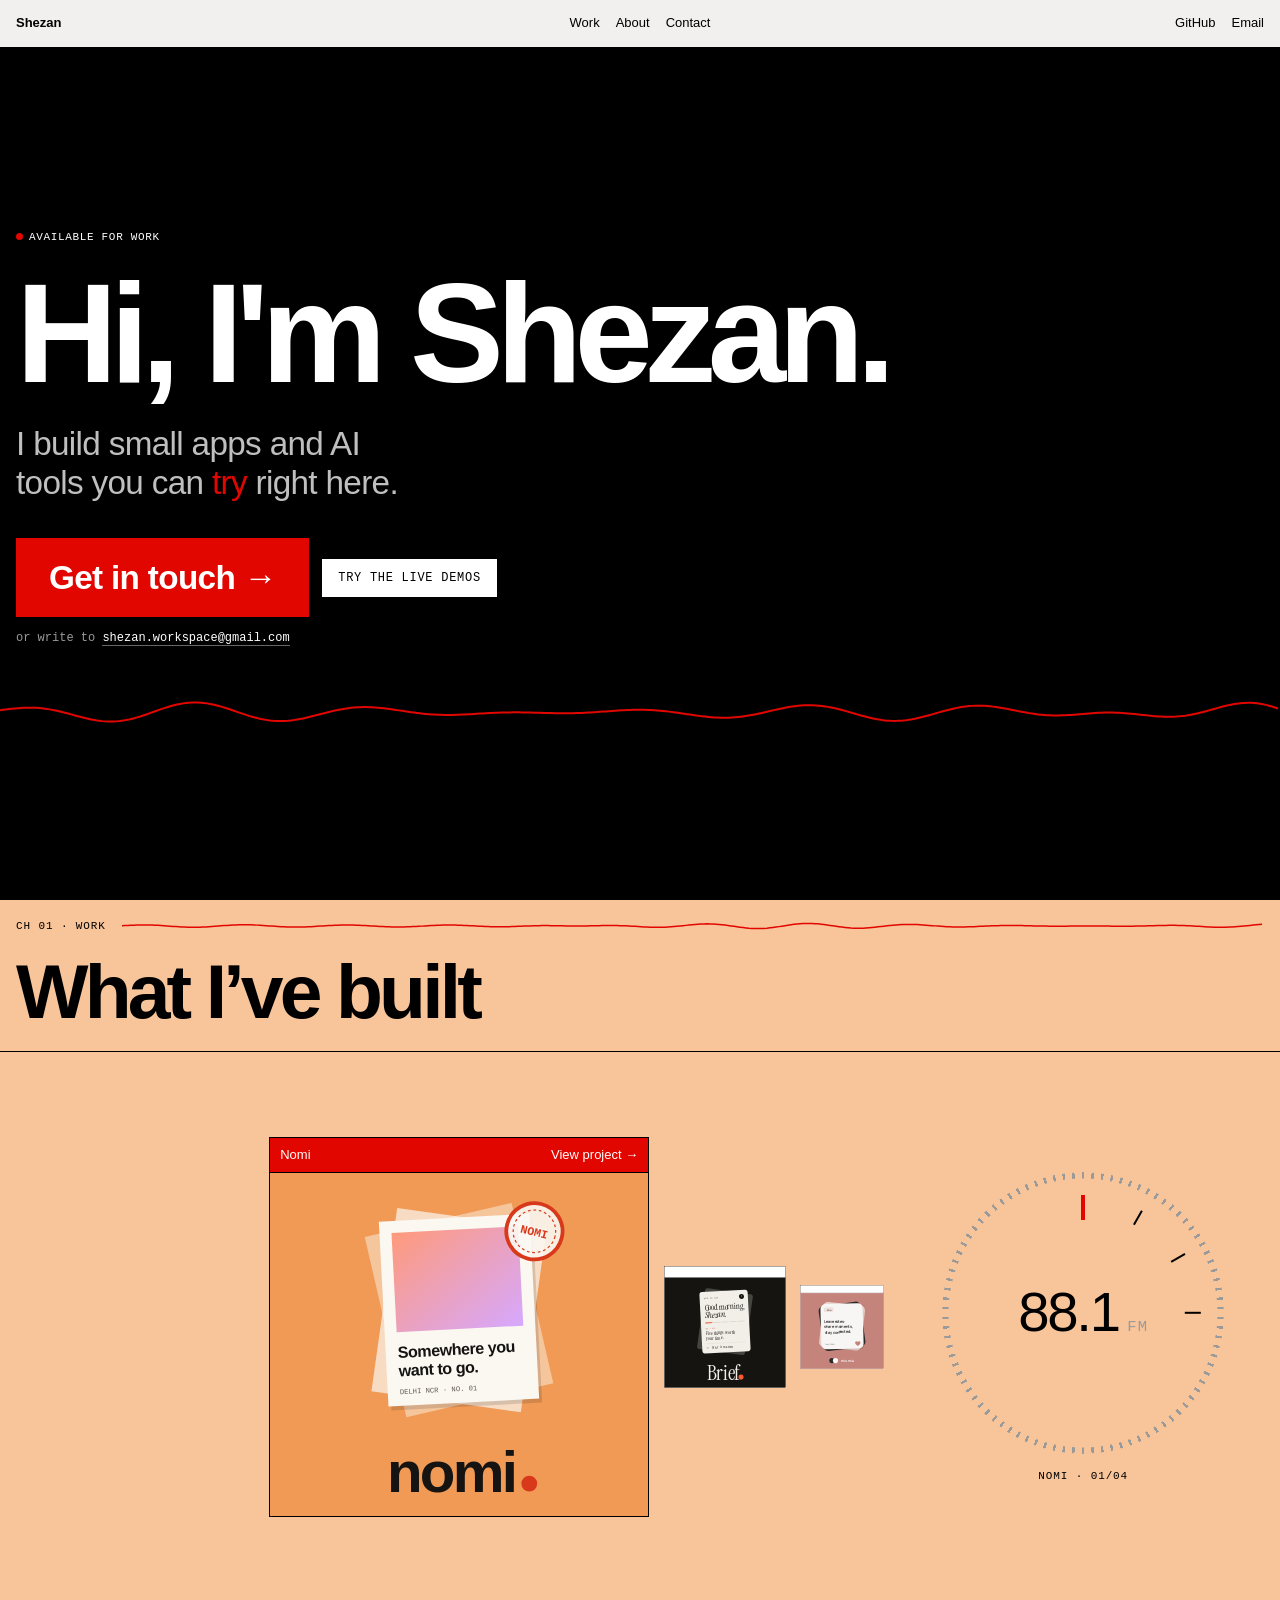
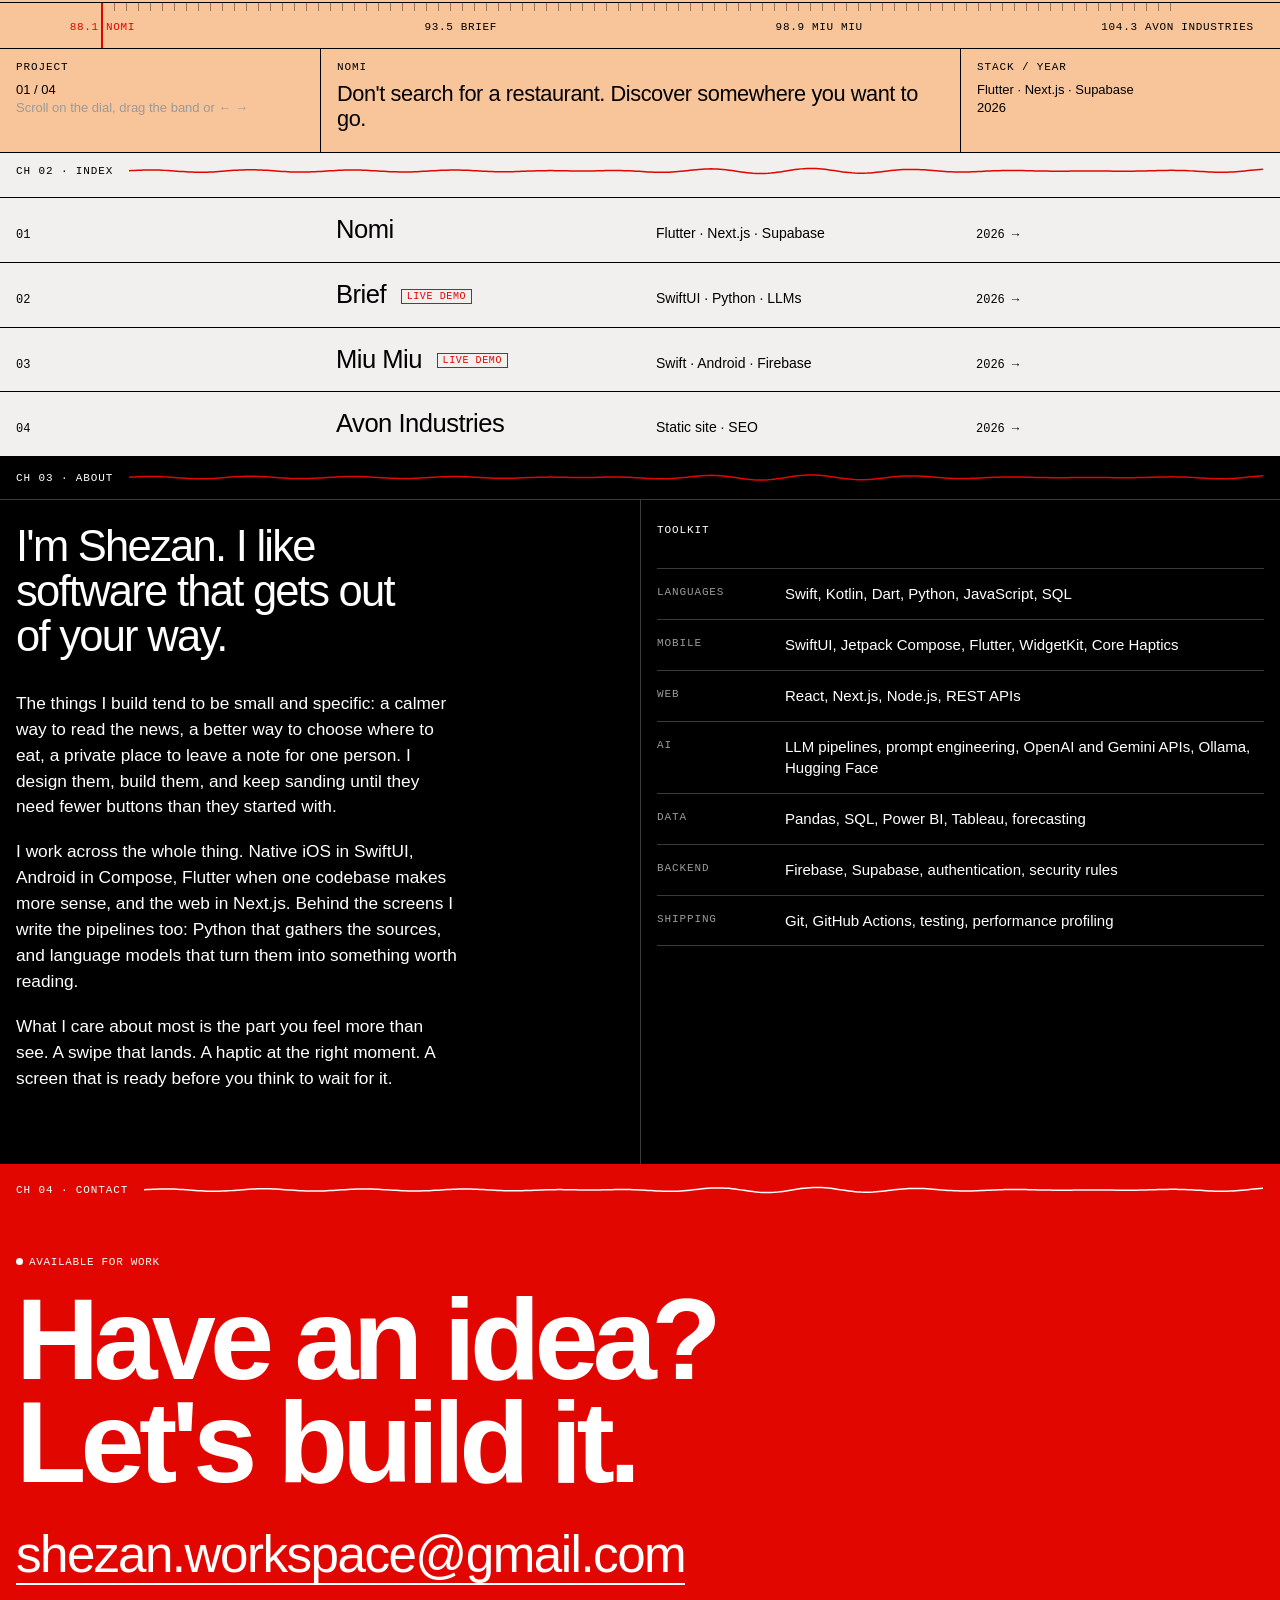
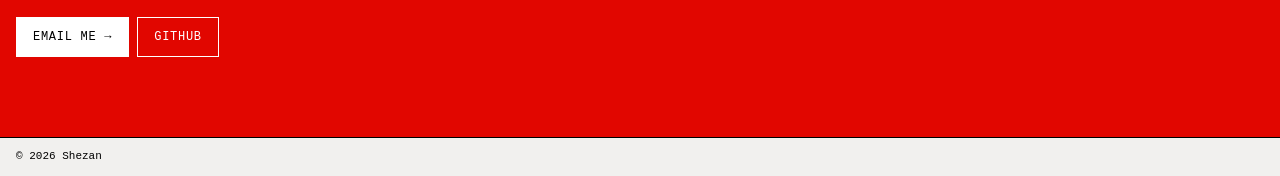
<file: index.html>
<!doctype html>
<html lang="en">
<head>
<meta charset="utf-8">
<meta name="viewport" content="width=device-width, initial-scale=1, viewport-fit=cover">
<title>Shezan — Selected Work</title>
<meta name="description" content="Shezan builds small apps and AI tools, with live demos you can try in the browser.">
<meta property="og:title" content="Shezan — Selected Work">
<meta property="og:description" content="Shezan builds small apps and AI tools, with live demos you can try in the browser.">
<link rel="stylesheet" href="style.css?v=mvnmc7tf">
</head>
<body>

<header class="nav">
  <div class="nav-start">
    <a class="brand" href="./">Shezan</a>
    <span class="avail"><i></i>Available for work</span>
  </div>
  <nav class="nav-mid">
    <a href="#work">Work</a>
    <a href="#about">About</a>
    <a href="#contact">Contact</a>
  </nav>
  <nav class="nav-end">
    <a href="https://github.com/usernameisshezan">GitHub</a>
    <a href="mailto:shezan.workspace@gmail.com">Email</a>
  </nav>
</header>

<main>
  <!-- the opening screen (hello.js): a live signal, the name locking on, and a cue to tune in -->
  <section class="hi" id="hi">
    <canvas class="wave" id="wave" aria-hidden="true"></canvas>
    <div class="hi-inner">
      <p class="avail"><i></i>Available for work</p>
      <h1 class="hi-name" id="hiName" aria-label="Hi, I'm Shezan."><span aria-hidden="true">Hi, I'm Shezan.</span></h1>
      <p class="hi-line"><span>I</span> <span>build</span> <span>small</span> <span>apps</span> <span>and</span> <span>AI</span> <span>tools</span> <span>you</span> <span>can</span> <span class="red">try</span> <span>right</span> <span>here.</span></p>
      <div class="cta">
        <a class="btn red big" href="mailto:shezan.workspace@gmail.com">Get in touch →</a>
        <a class="btn" href="work/brief.html">Try the live demos</a>
      </div>
      <p class="hi-mail">or write to <a href="mailto:shezan.workspace@gmail.com">shezan.workspace@gmail.com</a></p>
    </div>
    <a class="hi-cue" href="#work" aria-label="Scroll down to the projects">
      <span class="cue-mouse"><i></i></span>
      <span class="cue-finger"><i></i></span>
      <span><span class="cue-desk">Scroll</span><span class="cue-touch">Swipe</span> to tune in</span>
    </a>
  </section>

  <section id="work" class="work">
    <div class="hello">
      <div class="ch"><h2 class="label">CH 01 · Work</h2><canvas class="sig" aria-hidden="true"></canvas></div>
      <p class="intro">What I’ve built</p>
      <p class="heading">Selected <span>Work</span></p>
    </div>

    <!-- the tuner: the screen shows the station, the dial tunes between them -->
    <div class="tuner">
      <div class="screen">
        <div class="track" id="track" aria-label="Projects"></div>
        <div class="static" id="static"></div>
      </div>
      <div class="controls">
        <div class="dial" id="dial" role="slider" tabindex="0" aria-label="Tune between projects" aria-valuemin="1">
          <div class="dial-face" id="dialFace"></div>
          <div class="dial-num"><b id="dialNow"></b><span>FM</span></div>
        </div>
        <div class="bar-bottom">
          <a class="sq" href="#about">About</a>
          <span class="hint" id="hint">Turn to tune</span>
          <a class="sq sq-fill" id="open" href="#" aria-label="Open project">→</a>
        </div>
      </div>
    </div>
    <div class="scale" id="scale"></div>

    <div class="detail">
      <div>
        <h2 class="label">Project</h2>
        <p id="counter"></p>
        <p class="mute">Scroll on the dial, drag the band or ← →</p>
      </div>
      <div class="wide">
        <h2 class="label" id="dName"></h2>
        <p class="tagline" id="dTag"></p>
      </div>
      <div>
        <h2 class="label">Stack / Year</h2>
        <p id="dStack"></p>
        <p id="dYear"></p>
      </div>
    </div>
  </section>

  <section class="index">
    <div class="ch"><h2 class="label">CH 02 · Index</h2><canvas class="sig" aria-hidden="true"></canvas></div>
    <ol id="list"></ol>
  </section>

  <section class="about" id="about">
    <div class="ch"><h2 class="label">CH 03 · About</h2><canvas class="sig" aria-hidden="true"></canvas></div>
    <div class="prose">
      <p class="lead">I'm Shezan. I like software that gets out of your way.</p>
      <p>The things I build tend to be small and specific: a calmer way to read the news, a better way to choose where to eat, a private place to leave a note for one person. I design them, build them, and keep sanding until they need fewer buttons than they started with.</p>
      <p>I work across the whole thing. Native iOS in SwiftUI, Android in Compose, Flutter when one codebase makes more sense, and the web in Next.js. Behind the screens I write the pipelines too: Python that gathers the sources, and language models that turn them into something worth reading.</p>
      <p>What I care about most is the part you feel more than see. A swipe that lands. A haptic at the right moment. A screen that is ready before you think to wait for it.</p>
    </div>
    <div>
      <h2 class="label">Toolkit</h2>
      <ul class="skills">
        <li><span>Languages</span>Swift, Kotlin, Dart, Python, JavaScript, SQL</li>
        <li><span>Mobile</span>SwiftUI, Jetpack Compose, Flutter, WidgetKit, Core Haptics</li>
        <li><span>Web</span>React, Next.js, Node.js, REST APIs</li>
        <li><span>AI</span>LLM pipelines, prompt engineering, OpenAI and Gemini APIs, Ollama, Hugging Face</li>
        <li><span>Data</span>Pandas, SQL, Power BI, Tableau, forecasting</li>
        <li><span>Backend</span>Firebase, Supabase, authentication, security rules</li>
        <li><span>Shipping</span>Git, GitHub Actions, testing, performance profiling</li>
      </ul>
    </div>
  </section>

  <section class="band" id="contact">
    <div class="ch"><h2 class="label">CH 04 · Contact</h2><canvas class="sig" aria-hidden="true"></canvas></div>
    <p class="avail"><i></i>Available for work</p>
    <h2>Have an idea?<br>Let's build it.</h2>
    <a class="email" href="mailto:shezan.workspace@gmail.com">shezan.workspace@gmail.com</a>
    <div class="cta">
      <a class="btn red" href="mailto:shezan.workspace@gmail.com">Email me →</a>
      <a class="btn" href="https://github.com/usernameisshezan">GitHub</a>
    </div>
  </section>
</main>

<footer class="foot">© 2026 Shezan</footer>

<script src="haptic.js?v=mvnmc7tf"></script>
<script src="projects.js?v=mvnmc7tf"></script>
<script src="thumbs.js?v=mvnmc7tf"></script>
<script src="main.js?v=mvnmc7tf"></script>
<script src="signal.js?v=mvnmc7tf"></script>
</body>
</html>
</file>
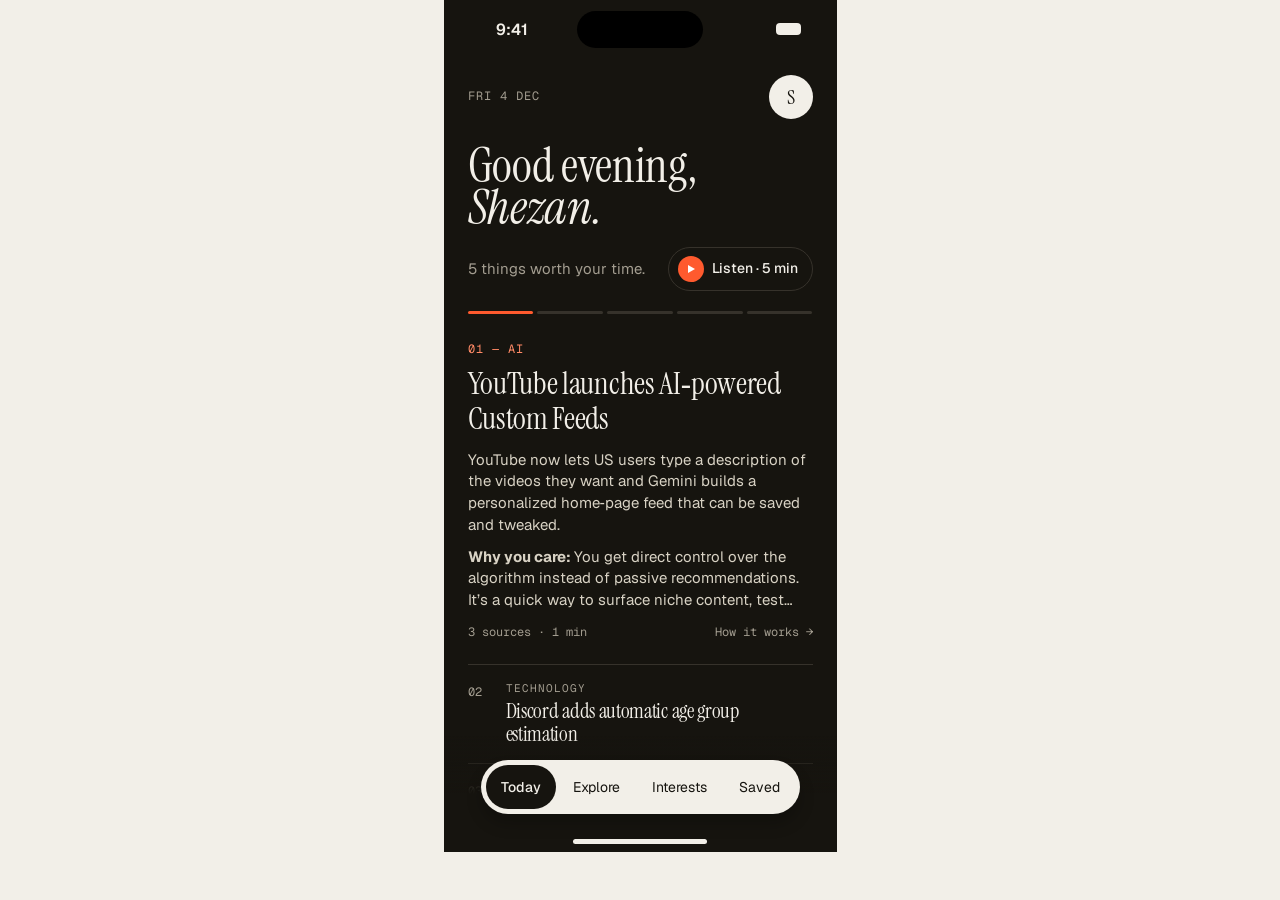
<file: demo/brief.html>
<!doctype html>
<html lang="en">
<head>
<meta charset="utf-8">
<meta name="viewport" content="width=393, user-scalable=no">
<title>Brief — demo</title>
<!--
  A web replica of the Brief iOS app for the portfolio. Colours, type and layout are taken from
  the Swift views (Theme, TodayView, Rows, StoryView, Why, ExploreView, InterestsView, SavedView,
  YouView) for a 393x852 screen. Stories come from brief-data.js, the briefing bundled in the app.
  ponytail: no liked-tag boost in the ranking, no long-press menu, share, pull-to-refresh,
  morning reminder or scroll-reveal; the pill's selected capsule fades instead of sliding.
  The .ttf fonts are the app's own files; converting them to .woff2 would roughly halve the download.
-->
<style>
@font-face { font-family: "Instrument Serif"; src: url(fonts/InstrumentSerif-Regular.ttf); font-display: swap; }
@font-face { font-family: "Instrument Serif"; font-style: italic; src: url(fonts/InstrumentSerif-Italic.ttf); font-display: swap; }
@font-face { font-family: Geist; font-weight: 100 900; src: url(fonts/Geist.ttf); font-display: swap; }
@font-face { font-family: "Geist Mono"; font-weight: 100 900; src: url(fonts/GeistMono.ttf); font-display: swap; }
@font-face { font-family: Manrope; font-weight: 200 800; src: url(fonts/Manrope.ttf); font-display: swap; }
@font-face { font-family: "Plus Jakarta Sans"; font-weight: 200 800; src: url(fonts/PlusJakartaSans.ttf); font-display: swap; }

#app {
  --paper: #f2efe8; --card: #fbfaf6; --ink: #151411; --ink-soft: #2b2923; --muted: #5e5a51;
  --hair: #d9d4c7; --seg: #e4dfd3; --accent: #e8441c; --accent-text: #b8330d; --accent-on-ink: #ff8a66;
  --snap: cubic-bezier(.2, .9, .3, 1);
}
#app[data-dark] {
  --paper: #16140f; --card: #221f19; --ink: #f2efe8; --ink-soft: #d8d2c4; --muted: #a39d90;
  --hair: #36322b; --seg: #2a2721; --accent: #ff5a2e; --accent-text: #ff8a66; --accent-on-ink: #b8330d;
}
/* the three looks: serif headlines stay regular; the sans faces go bold, tight and a little smaller */
#app[data-face=editorial] { --display: "Instrument Serif"; --dw: 400; --ds: 1; --body: Geist; --tr: -.3px; --em-style: italic; --em-color: var(--ink); --gap: -12px; }
#app[data-face=manrope] { --display: Manrope; --dw: 700; --ds: .86; --body: Manrope; --tr: -1px; --em-style: normal; --em-color: var(--accent-text); --gap: -6px; }
#app[data-face=jakarta] { --display: "Plus Jakarta Sans"; --dw: 700; --ds: .86; --body: "Plus Jakarta Sans"; --tr: -1px; --em-style: normal; --em-color: var(--accent-text); --gap: -6px; }

* { box-sizing: border-box; margin: 0; padding: 0; }
html, body { height: 100%; overflow: hidden; background: #f2efe8; }
body { -webkit-font-smoothing: antialiased; user-select: none; -webkit-user-select: none; }
button { font: inherit; color: inherit; border: 0; background: none; cursor: pointer; }
#app {
  position: relative; width: 393px; height: 852px; margin: 0 auto; overflow: hidden;
  background: var(--paper); color: var(--ink);
  font: 400 15px/1.45 var(--body), system-ui, sans-serif;
  transition: background .3s, color .3s;
}
.status { position: absolute; inset: 0 0 auto; height: 59px; z-index: 40; pointer-events: none; font: 600 16px Geist, system-ui, sans-serif; }
.status .time { position: absolute; left: 52px; top: 19px; }
.status .island { position: absolute; left: 50%; top: 11px; width: 126px; height: 37px; margin-left: -63px; border-radius: 20px; background: #000; }
.status .batt { position: absolute; right: 36px; top: 23px; width: 25px; height: 12px; border-radius: 4px; background: var(--ink); }
.home { position: absolute; left: 50%; bottom: 8px; z-index: 40; width: 134px; height: 5px; margin-left: -67px; border-radius: 3px; background: var(--ink); pointer-events: none; }

/* type */
.d { font-family: var(--display), serif; font-weight: var(--dw); font-size: calc(var(--s) * var(--ds)); letter-spacing: var(--tr); line-height: 1.12; color: var(--ink); }
.em { font-style: var(--em-style); color: var(--em-color); }
.mono, .label { font-family: "Geist Mono", ui-monospace, monospace; font-size: 12px; letter-spacing: 1px; text-transform: uppercase; color: var(--muted); line-height: 1.3; }
.label { font-size: 11px; letter-spacing: 1.2px; }
.acc { color: var(--accent-text); }
.title { padding-top: 48px; font-weight: inherit; }
.title .d + .d { margin-top: var(--gap); }
.cap { margin: 12px 0; color: var(--muted); }

/* screens */
.scroll { position: absolute; inset: 59px 0 0; overflow-y: auto; scrollbar-width: none; touch-action: pan-y; background: var(--paper); transition: background .3s; }
.scroll::-webkit-scrollbar { display: none; }
#screen { padding: 0 24px 130px; }
.arrive > * { animation: arrive .55s var(--snap) both; animation-delay: calc(var(--i, 0) * 60ms); }
@keyframes arrive { from { opacity: 0; transform: translateY(18px); } }

/* today */
.top { display: flex; justify-content: space-between; align-items: center; padding-top: 16px; }
.avatar { width: 44px; height: 44px; border-radius: 50%; background: var(--ink); color: var(--paper); }
.top + .title { padding-top: 20px; }
.sub { display: flex; justify-content: space-between; align-items: center; gap: 12px; min-height: 44px; margin-top: 12px; color: var(--muted); }
.listen { flex: none; display: flex; align-items: center; gap: 8px; height: 44px; padding: 0 14px 0 9px; border: 1px solid var(--hair); border-radius: 22px; font-size: 14px; font-weight: 500; color: var(--ink); font-variant-numeric: tabular-nums; }
.listen i { width: 26px; height: 26px; border-radius: 50%; display: grid; place-items: center; background: var(--accent); }
.listen svg { width: 10px; height: 10px; fill: #fff; }
.listen.pulse { animation: pulse 1.1s ease-out 3; }
@keyframes pulse { from { box-shadow: 0 0 0 0 var(--accent); } to { box-shadow: 0 0 0 14px transparent; } }
.caps { display: flex; gap: 4px; margin-top: 20px; }
.caps i { flex: 1; height: 3px; border-radius: 2px; background: var(--hair); }
.caps i.on { background: var(--accent); }
.bar { position: absolute; inset: 59px 0 auto; z-index: 5; height: 44px; padding: 0 24px; display: flex; justify-content: space-between; align-items: center; background: var(--paper); border-bottom: 1px solid var(--hair); transform: translateY(-100%); opacity: 0; transition: transform .25s var(--snap), opacity .2s; }
.bar.on { transform: none; opacity: 1; }

/* rows: swipe right to save, left to skip */
.wrap { position: relative; }
.act { position: absolute; top: 50%; transform: translateY(-50%); font: 12px "Geist Mono", monospace; opacity: var(--o, 0); }
.act.save { left: 0; color: var(--accent-text); }
.act.skip { right: 0; color: var(--muted); }
.row { display: flex; gap: 16px; padding: 16px 0; border-bottom: 1px solid var(--hair); cursor: pointer; touch-action: pan-y; transition: transform .3s var(--snap); }
.row.drag { transition: none; }
.row .n { flex: none; width: 22px; padding-top: 4px; letter-spacing: 0; }
.row.active .n { color: var(--accent-text); }
.row .label { letter-spacing: 1px; margin-bottom: 4px; }
.lead { display: block; padding: 28px 0 24px; }
.lead .d { margin-top: 10px; }
.lead p { margin-top: 12px; color: var(--ink-soft); }
.lead p + p { margin-top: 10px; display: -webkit-box; -webkit-line-clamp: 3; -webkit-box-orient: vertical; overflow: hidden; }
.lead .meta { display: flex; justify-content: space-between; margin-top: 14px; letter-spacing: 0; text-transform: none; }

/* nav pill */
.pillwrap { position: absolute; inset: auto 0 0; z-index: 10; padding: 24px 0 38px; display: flex; justify-content: center; background: linear-gradient(transparent, var(--paper) 50%); transition: transform .4s var(--snap), opacity .3s; }
.pillwrap.hide { transform: translateY(140px); opacity: 0; }
.pill { display: flex; gap: 2px; padding: 5px; border-radius: 27px; background: var(--ink); box-shadow: 0 10px 15px rgba(0, 0, 0, .22); }
.pill button { height: 44px; padding: 0 15px; border-radius: 22px; font-size: 14px; color: var(--paper); transition: background .25s, color .25s, transform .2s; }
.pill button.on { background: var(--paper); color: var(--ink); font-weight: 500; }
.pill button:active { transform: scale(.96); }

/* explore, interests */
.search { display: flex; align-items: center; gap: 10px; height: 52px; margin-top: 20px; padding: 0 16px; border: 1px solid var(--hair); border-radius: 18px; background: var(--card); color: var(--muted); }
.search svg { width: 18px; height: 18px; fill: none; stroke: currentColor; stroke-width: 2; stroke-linecap: round; }
.search input { flex: 1; min-width: 0; border: 0; outline: 0; background: none; font: 15px var(--body), sans-serif; color: var(--ink); user-select: text; -webkit-user-select: text; }
.search input::placeholder { color: var(--muted); }
.sec { display: flex; justify-content: space-between; margin-top: 32px; }
.topic { padding: 14px 0 4px; border-bottom: 1px solid var(--hair); }
.trow { display: flex; justify-content: space-between; align-items: baseline; margin-bottom: 6px; }
.trow .label { letter-spacing: .5px; }
.topic[data-off] .d { color: var(--muted); }
.line { position: relative; height: 36px; cursor: pointer; touch-action: pan-y; }
.line::before { content: ""; position: absolute; inset: 17px 0 auto; height: 2px; border-radius: 1px; background: var(--hair); }
.line i { position: absolute; left: 0; top: 17px; width: var(--x); height: 2px; border-radius: 1px; background: var(--ink); }
.line b { position: absolute; top: 11px; left: calc(var(--x) - 7px); width: 14px; height: 14px; border-radius: 50%; background: var(--accent); transition: transform .2s; }
.line.drag b { transform: scale(1.5); }
.topic[data-off] .line b { background: var(--hair); box-shadow: inset 0 0 0 1.5px var(--muted); }
.tags { display: flex; flex-wrap: wrap; gap: 8px; margin-top: 12px; }
.tags span { padding: 8px 12px; border-radius: 18px; background: var(--ink); color: var(--paper); font-size: 13px; }

/* story */
.story { z-index: 20; padding: 0; transform: translateY(40px) scale(.96); opacity: 0; pointer-events: none; transition: transform .35s var(--snap), opacity .25s, background .3s; }
.story.on { transform: none; opacity: 1; pointer-events: auto; }
.tools { position: sticky; top: 0; z-index: 2; height: 44px; padding: 0 10px; display: flex; justify-content: space-between; background: var(--paper); }
.tools button { width: 44px; height: 44px; display: grid; place-items: center; }
.tools svg { width: 22px; height: 22px; fill: none; stroke: var(--ink); stroke-width: 2; stroke-linecap: round; stroke-linejoin: round; }
.tools svg.fill { fill: var(--ink); }
.body { padding: 8px 24px 40px; }
.body > .d { margin-top: 12px; }
.chips { display: flex; gap: 6px; margin-top: 18px; overflow-x: auto; scrollbar-width: none; }
.chips span { flex: none; padding: 6px 10px; border: 1px solid var(--hair); border-radius: 15px; font-size: 12px; color: var(--ink-soft); }
.part { margin-top: 28px; }
.part .label { margin-bottom: 10px; }
.part p { font-size: 16px; line-height: 1.5; }
.part .p17 { font-size: 17px; line-height: 1.55; }
.why { margin-top: 28px; padding: 20px; border-radius: 20px; background: var(--ink); color: var(--paper); }
.why .label { margin-bottom: 10px; color: var(--accent-on-ink); }
.why p { font-size: 19px; font-weight: 600; line-height: 1.3; }
#app[data-face=editorial] .why p { font: 400 23px/1.22 "Instrument Serif", serif; letter-spacing: -.3px; }
.steps { list-style: none; }
.steps li { position: relative; display: flex; gap: 14px; padding-bottom: 18px; font-size: 15px; line-height: 1.45; }
.steps li > span { flex: none; width: 28px; height: 28px; border-radius: 50%; display: grid; place-items: center; border: 1.5px solid var(--ink); background: var(--paper); font: 12px "Geist Mono", monospace; z-index: 1; }
.steps li > div { padding-top: 4px; }
.steps li:not(:last-child)::before { content: ""; position: absolute; left: 13px; top: 28px; bottom: 0; width: 1.5px; background: var(--hair); }
.steps li:last-child { padding-bottom: 0; }
.steps li:last-child > span { border-color: var(--accent); background: var(--accent); color: #fff; }
.build { display: flex; gap: 10px; margin-bottom: 10px; font-size: 16px; line-height: 1.45; }
.next { display: block; width: 100%; margin-top: 40px; padding: 24px 0; border-top: 1px solid var(--hair); text-align: center; }
.next .d { margin-top: 6px; }
.whywrap { position: sticky; bottom: 38px; z-index: 2; display: flex; justify-content: center; pointer-events: none; }
.whywrap button { pointer-events: auto; display: flex; align-items: center; gap: 8px; height: 48px; padding: 0 20px; border-radius: 24px; background: var(--ink); color: var(--paper); font-size: 14px; font-weight: 500; box-shadow: 0 10px 15px rgba(0, 0, 0, .22); }
.whywrap svg { width: 16px; height: 16px; fill: none; stroke: currentColor; stroke-width: 2; stroke-linecap: round; }

/* sheets */
.scrim { position: absolute; inset: 0; z-index: 29; background: #000; opacity: 0; pointer-events: none; transition: opacity .3s; }
.scrim.on { opacity: .3; pointer-events: auto; }
.sheet { position: absolute; inset: auto 0 0; z-index: 30; max-height: 730px; overflow-y: auto; scrollbar-width: none; padding: 0 24px 46px; border-radius: 32px 32px 0 0; background: var(--paper); transform: translateY(105%); transition: transform .4s var(--snap), background .3s; }
.sheet::-webkit-scrollbar { display: none; }
.sheet:not(.on) { pointer-events: none; } /* while it slides away it must not swallow taps */
.sheet.on { transform: none; }
.sheet.card { background: var(--card); }
.sheet::before { content: ""; display: block; width: 36px; height: 5px; margin: 8px auto 0; border-radius: 3px; background: var(--hair); }
.sheet .title { padding-top: 27px; }
.sheet .label { margin-top: 28px; }
.faces { display: flex; gap: 8px; margin-top: 10px; }
.faces button { flex: 1; min-height: 92px; border: 1px solid var(--hair); border-radius: 18px; display: grid; place-content: center; gap: 6px; font-size: 12px; color: var(--ink-soft); }
.faces button.on { border: 2px solid var(--ink); background: var(--card); }
.faces b { font-size: 32px; line-height: 1; color: var(--ink); }
.seg { display: flex; gap: 4px; margin-top: 10px; padding: 4px; border-radius: 26px; background: var(--seg); }
.seg button { flex: 1; min-height: 44px; border-radius: 22px; font-size: 14px; }
.seg button.on { background: var(--card); font-weight: 500; box-shadow: 0 1px 3px rgba(0, 0, 0, .11); }
.note { min-height: 19px; margin-top: 8px; font-size: 13px; color: var(--muted); }
.whytext { margin-top: 10px; }
.whytext em { color: var(--accent-text); font-style: var(--em-style); }
.facts { margin-top: 20px; border-bottom: 1px solid var(--hair); }
.facts div { display: flex; gap: 12px; align-items: baseline; padding: 12px 0; border-top: 1px solid var(--hair); }
.facts .label { flex: none; width: 76px; margin: 0; letter-spacing: 0; }
.pair { display: flex; gap: 8px; margin-top: 20px; }
.pair button { flex: 1; min-height: 48px; border-radius: 24px; font-size: 14px; font-weight: 500; border: 1px solid var(--hair); }
.pair button:first-child { background: var(--ink); border-color: var(--ink); color: var(--paper); }
</style>
</head>
<body>
<div id="app" data-face="editorial">
  <div class="status"><span class="time">9:41</span><span class="island"></span><span class="batt"></span></div>
  <div class="bar" id="bar"></div>
  <main class="scroll" id="screen"></main>
  <nav class="pillwrap" id="pillwrap"><div class="pill" id="pill"></div></nav>
  <article class="scroll story" id="story"></article>
  <div class="scrim" id="scrim" data-act="close"></div>
  <div class="sheet" id="sheet"></div>
  <div class="home"></div>
</div>

<script src="../haptic.js"></script>
<script src="brief-data.js"></script>
<script>
const $ = id => document.getElementById(id);
const app = $('app'), screen = $('screen'), story = $('story'), sheet = $('sheet');
const TOPICS = [['ai', 'AI'], ['startups', 'Startups'], ['technology', 'Technology'], ['programming', 'Programming'],
  ['business', 'Business'], ['finance', 'Finance'], ['photography', 'Photography'], ['products', 'New products']];
const TABS = ['Today', 'Explore', 'Interests', 'Saved'];
const ICON = {
  back: '<svg viewBox="0 0 24 24"><path d="M15 5l-7 7 7 7"/></svg>',
  mark: on => `<svg viewBox="0 0 24 24"${on ? ' class="fill"' : ''}><path d="M6 4h12v17l-6-4.5L6 21z"/></svg>`,
  search: '<svg viewBox="0 0 24 24"><circle cx="11" cy="11" r="7"/><path d="M16.5 16.5L21 21"/></svg>',
  play: '<svg viewBox="0 0 10 10"><path d="M2 1l7 4-7 4z"/></svg>',
  pause: '<svg viewBox="0 0 10 10"><path d="M1.5 1h2.5v8H1.5zM6 1h2.5v8H6z"/></svg>',
  info: '<svg viewBox="0 0 24 24"><circle cx="12" cy="12" r="9"/><path d="M12 11v6M12 7.5v.5"/></svg>',
};
const NAME = 'Shezan';
const state = {
  tab: 'Today', face: 'editorial', length: 5, query: '',
  look: new URLSearchParams(location.search).get('look') || 'evening', // ?look=light for screenshots
  // how much you care about each topic, 0 (off) to 100; the app starts everything at 60
  weights: { ai: 85, startups: 70, technology: 70, programming: 70, business: 30, finance: 30, photography: 60, products: 60 },
  saved: [], skipped: new Set(), playing: false, current: 0,
};
let lists = {}, cur = null, spoken = 0, listenTimer;

const esc = s => String(s).replace(/[&<>"]/g, c => ({ '&': '&amp;', '<': '&lt;', '>': '&gt;', '"': '&quot;' }[c]));
const pad = n => String(n).padStart(2, '0');
const topicName = id => (TOPICS.find(t => t[0] === id) || [id, id])[1];
const isSaved = s => state.saved.includes(s);
const D = (size, html, cls = '') => `<div class="d ${cls}" style="--s:${size}px">${html}</div>`;
const title = (a, b) => `<h1 class="title">${D(48, a)}${b ? D(48, b, 'em') : ''}</h1>`;
const hour = new Date().getHours();
const greeting = hour >= 5 && hour < 12 ? 'Good morning,' : hour >= 12 && hour < 17 ? 'Good afternoon,' : 'Good evening,';
const dateLine = (d => [d.toLocaleString('en-US', { weekday: 'short' }), d.getDate(), d.toLocaleString('en-US', { month: 'short' })].join(' '))(new Date());
// reading time at about 220 words a minute, at least 1
const minutes = s => Math.max(1, Math.floor([s.summary, s.what_happened, s.why_it_matters, s.what_to_watch,
  ...s.how_it_works.map(x => x.detail), ...s.what_to_build].join(' ').split(' ').length / 220));
const level = w => w === 0 ? 'Off' : w < 35 ? 'A little' : w < 75 ? 'Some' : 'A lot';

// today's order: importance × how much you care about the topic
function todayList() {
  return STORIES.filter(s => !state.skipped.has(s.id))
    .map(s => [s, s.importance * state.weights[s.topic] / 60])
    .filter(x => x[1] > 0).sort((a, b) => b[1] - a[1]).slice(0, state.length).map(x => x[0]);
}

function row(s, key, i, { num, topic = true, active } = {}) {
  return `<div class="row${active ? ' active' : ''}" data-open="${key}:${i}">
    ${num ? `<span class="mono n">${pad(num)}</span>` : ''}
    <div>${topic ? `<div class="label">${topicName(s.topic)}</div>` : ''}${D(21, esc(s.headline))}</div>
  </div>`;
}
const swipe = (s, html) => `<div class="wrap"><span class="act save">${isSaved(s) ? 'Saved' : 'Save'}</span><span class="act skip">Skip</span>${html}</div>`;

const screens = {
  Today() {
    const list = lists.today = todayList(), lead = list[0];
    return `<header class="top"><span class="mono">${dateLine}</span><button class="avatar d" style="--s:20px" data-act="you" aria-label="Your brief settings">${NAME[0]}</button></header>
      ${title(greeting, NAME + '.')}
      <div class="sub"><span>${list.length ? list.length + ' things worth your time.' : 'Nothing new on your topics yet.'}</span>
        ${list.length ? `<button class="listen" data-act="listen"><i>${state.playing ? ICON.pause : ICON.play}</i>${state.playing
          ? `Pause · ${state.current + 1} of ${list.length}` : `Listen · ${list.reduce((a, s) => a + minutes(s), 0)} min`}</button>` : ''}</div>
      <div class="caps">${list.map((_, i) => `<i${i ? '' : ' class="on"'}></i>`).join('') || '<i></i>'}</div>
      ${lead ? swipe(lead, `<div class="row lead" data-open="today:0">
        <div class="mono acc">01 — ${topicName(lead.topic)}</div>
        ${D(31, esc(lead.headline))}
        <p>${esc(lead.summary)}</p>
        <p><b>Why you care: </b>${esc(lead.why_it_matters)}</p>
        <div class="mono meta"><span>${lead.sources.length} ${lead.sources.length === 1 ? 'source' : 'sources'} · ${minutes(lead)} min</span>${lead.how_it_works.length ? '<span>How it works →</span>' : ''}</div>
      </div>`) : ''}
      ${list.slice(1).map((s, k) => swipe(s, row(s, 'today', k + 1, { num: k + 2, active: state.playing && state.current === k + 1 }))).join('')}`;
  },
  Explore() {
    return `${title('Explore')}
      <label class="search">${ICON.search}<input id="q" placeholder="Search today's stories" value="${esc(state.query)}" autocomplete="off" spellcheck="false"></label>
      <div id="results">${results()}</div>`;
  },
  Interests() {
    // tags from stories you saved, most frequent first
    const counts = {};
    state.saved.forEach(s => s.tags.forEach(t => { counts[t] = (counts[t] || 0) + 1; }));
    const learned = Object.keys(counts).sort((a, b) => counts[b] - counts[a] || a.localeCompare(b)).slice(0, 8);
    return `${title('What you', 'care about')}
      <p class="cap">Drag a line to turn a topic up or down. The dot also moves on its own as you read, save and skip.</p>
      ${TOPICS.map(([id, name]) => `<div class="topic" data-topic="${id}"><div class="trow">${D(24, name)}<span class="label"></span></div><div class="line"><i></i><b></b></div></div>`).join('')}
      <div class="label" style="margin-top:32px">Learned from you</div>
      ${learned.length ? `<div class="tags">${learned.map(t => `<span>${esc(t)}</span>`).join('')}</div>`
        : '<p class="cap">Save a few stories and the things you keep coming back to show up here.</p>'}`;
  },
  Saved() {
    lists.saved = state.saved;
    return `${title('Saved')}
      <p class="cap">${state.saved.length ? 'Open a story and tap its bookmark to remove it.' : 'Swipe a story right on Today, or tap its bookmark, to keep it here.'}</p>
      ${state.saved.map((s, i) => row(s, 'saved', i)).join('')}`;
  },
};

function results() {
  const q = state.query.trim().toLowerCase();
  const hits = STORIES.filter(s => !q || [s.headline, s.summary, topicName(s.topic), ...s.tags].join(' ').toLowerCase().includes(q));
  const html = TOPICS.map(([id, name]) => {
    const list = lists['topic-' + id] = hits.filter(s => s.topic === id).sort((a, b) => b.importance - a.importance);
    return list.length ? `<div class="sec"><span class="label">${name}</span><span class="label">${list.length}</span></div>
      ${list.map((s, i) => row(s, 'topic-' + id, i, { topic: false })).join('')}` : '';
  }).join('');
  return html || `<p class="cap" style="margin-top:32px">Nothing matches “${esc(state.query)}” today.</p>`;
}

function paintTopic(el) {
  const id = el.dataset.topic, w = state.weights[id], n = STORIES.filter(s => s.topic === id).length;
  el.toggleAttribute('data-off', w === 0);
  el.querySelector('.line').style.setProperty('--x', 7 + (el.offsetWidth - 14) * w / 100 + 'px');
  const label = el.querySelector('.label');
  label.textContent = w === 0 ? 'Off' : `${level(w)} · ${n} today`;
  label.classList.toggle('acc', w >= 75);
}

function render(arrive) {
  screen.innerHTML = screens[state.tab]();
  screen.classList.toggle('arrive', !!arrive);
  if (arrive) [...screen.children].forEach((el, i) => el.style.setProperty('--i', Math.min(i, 8)));
  screen.querySelectorAll('.topic').forEach(paintTopic);
  $('pill').innerHTML = TABS.map(t => `<button data-tab="${t}"${t === state.tab ? ' class="on"' : ''}>${t}</button>`).join('');
  $('bar').innerHTML = `<span class="mono">${dateLine}</span>${D(17, greeting + ' ' + NAME, 'em')}`;
}

// ---- story ----
const part = (name, html) => `<section class="part"><div class="label">${name}</div>${html}</section>`;
function openStory(list, i) {
  haptic(8);
  cur = { list, i };
  const s = list[i], next = list[i + 1];
  story.innerHTML = `<div class="tools"><button data-act="back" aria-label="Back">${ICON.back}</button><button data-act="save" aria-label="Save">${ICON.mark(isSaved(s))}</button></div>
    <div class="body">
      <div class="mono acc">${topicName(s.topic)} · ${pad(i + 1)} of ${pad(list.length)}</div>
      ${D(38, esc(s.headline))}
      <div class="chips">${s.sources.map(n => `<span>${esc(n)}</span>`).join('')}</div>
      ${part('What happened', `<p class="p17">${esc(s.what_happened)}</p>`)}
      <div class="why"><div class="label">Why it matters</div><p>${esc(s.why_it_matters)}</p></div>
      ${s.how_it_works.length ? part('How it works', `<ol class="steps">${s.how_it_works.map((x, k) =>
        `<li><span>${k + 1}</span><div><b>${esc(x.step)}. </b>${esc(x.detail)}</div></li>`).join('')}</ol>`) : ''}
      ${s.what_to_build.length ? part('What you can build', s.what_to_build.map(t => `<div class="build"><span class="acc">→</span><span>${esc(t)}</span></div>`).join('')) : ''}
      ${s.what_to_watch ? part('What to watch', `<p>${esc(s.what_to_watch)}</p>`) : ''}
      ${next ? `<button class="next" data-act="next"><div class="label">Next · ${topicName(next.topic)}</div>${D(21, esc(next.headline))}</button>` : ''}
    </div>
    <div class="whywrap"><button data-act="why">${ICON.info}Why am I seeing this?</button></div>`;
  story.scrollTop = 0;
  story.classList.add('on');
}

// ---- sheets ----
function openSheet(html, card) {
  sheet.innerHTML = html;
  sheet.className = 'sheet on' + (card ? ' card' : '');
  $('scrim').classList.add('on');
}
function closeSheet() { sheet.classList.remove('on'); $('scrim').classList.remove('on'); }
const seg = (key, options) => `<div class="seg">${options.map(([v, name]) => `<button data-set="${key}=${v}"${state[key] == v ? ' class="on"' : ''}>${name}</button>`).join('')}</div>`;
function youSheet() {
  const faces = [['editorial', 'Editorial', "400 32px/1 'Instrument Serif'"], ['manrope', 'Manrope', '700 27.5px/1 Manrope'], ['jakarta', 'Jakarta', "700 27.5px/1 'Plus Jakarta Sans'"]];
  openSheet(`${title('Your brief,', 'your voice')}
    <div class="label">Typeface</div>
    <div class="faces">${faces.map(([id, name, font]) => `<button data-set="face=${id}"${state.face === id ? ' class="on"' : ''}><b style="font:${font}">Aa</b>${name}</button>`).join('')}</div>
    <div class="label">Length</div>${seg('length', [[3, 'Quick · 3'], [5, 'Usual · 5'], [8, 'Deep · 8']])}
    <div class="label">Appearance</div>${seg('look', [['evening', 'Evening'], ['light', 'Light'], ['dark', 'Dark']])}
    <p class="note">${state.look === 'evening' ? 'Dark from 7 pm to 6 am, otherwise light.' : ''}</p>`);
}
function whySheet() {
  const s = cur.list[cur.i], w = state.weights[s.topic], t = topicName(s.topic);
  openSheet(`<div class="label">Why am I seeing this</div>
    ${D(26, w >= 75 ? `You follow <em>${t}</em> closely, and this is one of today’s biggest stories in it.`
      : `It’s one of today’s most important stories in <em>${t}</em>. Read, save or skip a few and this gets more personal.`, 'whytext')}
    <div class="facts"><div><span class="label">Topic</span><span>${t} · you care ${level(w).toLowerCase()}</span></div>
      ${s.sources.length >= 3 ? `<div><span class="label">Coverage</span><span>${s.sources.length} sources wrote about it</span></div>` : ''}</div>
    <div class="pair"><button data-act="more">More like this</button><button data-act="less">Less like this</button></div>`, true);
}
function applyLook() {
  app.dataset.face = state.face;
  app.toggleAttribute('data-dark', state.look === 'dark' || (state.look === 'evening' && (hour < 6 || hour >= 19)));
}

// ---- listen: reads the brief aloud with the browser's own voice ----
function listen(on) {
  state.playing = on;
  spoken++;
  clearTimeout(listenTimer);
  window.speechSynthesis?.cancel();
  if (on) speak(0); else render();
}
function speak(i) {
  const list = lists.today, turn = ++spoken;
  if (i >= list.length) return listen(false);
  state.current = i;
  if (state.tab === 'Today') render();
  const next = () => { if (turn === spoken) speak(i + 1); };
  if (!window.speechSynthesis) { listenTimer = setTimeout(next, 2500); return; }
  const u = new SpeechSynthesisUtterance(`${list[i].headline}. ${list[i].summary}`);
  u.onend = next;
  speechSynthesis.speak(u);
}
addEventListener('pagehide', () => window.speechSynthesis?.cancel());

// ---- input ----
const nudge = d => { const t = cur.list[cur.i].topic, w = state.weights[t]; if (w) state.weights[t] = Math.max(5, Math.min(100, w + d)); };
const acts = {
  you: youSheet,
  why: whySheet,
  close: closeSheet,
  back() { story.classList.remove('on'); render(); },
  next() { openStory(cur.list, cur.i + 1); },
  save(btn) {
    const s = cur.list[cur.i];
    if (isSaved(s)) state.saved.splice(state.saved.indexOf(s), 1); else state.saved.unshift(s);
    haptic(14);
    btn.innerHTML = ICON.mark(isSaved(s));
  },
  more() { nudge(4); closeSheet(); },
  less() { nudge(-4); closeSheet(); acts.back(); },
  listen() { listen(!state.playing); },
};

function go(tab) {
  haptic(8);
  const same = state.tab === tab;
  state.tab = tab;
  screen.scrollTop = 0;
  $('pillwrap').classList.remove('hide');
  $('bar').classList.remove('on');
  render(!same);
}

// ---- guided tour: the project page says which screen to show as its callouts scroll past ----
const tour = {
  today() { go('Today'); },
  listen() { go('Today'); screen.querySelector('.listen')?.classList.add('pulse'); },
  swipe() { // the second story slides right and is saved, as if a finger did it
    go('Today');
    const row = screen.querySelectorAll('.wrap .row')[1], s = lists.today[1];
    if (!row) return;
    const wrap = row.parentNode;
    setTimeout(() => {
      wrap.querySelector('.skip').style.visibility = 'hidden';
      wrap.style.setProperty('--o', 1);
      row.style.transform = 'translateX(92px)';
    }, 500);
    setTimeout(() => {
      if (!isSaved(s)) state.saved.unshift(s);
      wrap.querySelector('.save').textContent = 'Saved';
    }, 950);
    setTimeout(() => { row.style.transform = ''; wrap.style.setProperty('--o', 0); }, 1600);
  },
  why() { go('Today'); openStory(lists.today, 0); whySheet(); },
  interests() { go('Interests'); },
  faces() { go('Today'); youSheet(); },
};
addEventListener('message', e => {
  if (e.source !== parent || !tour[e.data?.show]) return;
  closeSheet();
  story.classList.remove('on');
  tour[e.data.show]();
});

let g = null, moved = false;
app.addEventListener('click', e => {
  if (moved) { moved = false; return; }
  const t = e.target.closest('[data-act],[data-open],[data-tab],[data-set]');
  if (!t) return;
  if (t.dataset.tab) go(t.dataset.tab);
  else if (t.dataset.open) {
    const [key, i] = t.dataset.open.split(':');
    openStory(lists[key], +i);
  } else if (t.dataset.set) {
    const [key, v] = t.dataset.set.split('=');
    state[key] = isNaN(v) ? v : +v;
    applyLook();
    youSheet();
    render();
  } else acts[t.dataset.act](t);
});
app.addEventListener('input', e => {
  if (e.target.id !== 'q') return;
  state.query = e.target.value;
  $('results').innerHTML = results();
});

// one gesture handler: sideways on a Today row saves or skips, sideways on a topic line sets its weight,
// and a mouse drag scrolls (touch scrolls natively)
const rubber = x => Math.sign(x) * (Math.abs(x) <= 80 ? Math.abs(x) : 80 + (Math.abs(x) - 80) * .3);
function setWeight(line, e) {
  const r = line.getBoundingClientRect(), topic = line.parentNode;
  const v = Math.round((e.clientX - r.left - 7) / (r.width - 14) * 20) * 5; // snap to 5s
  state.weights[topic.dataset.topic] = Math.max(0, Math.min(100, v));
  paintTopic(topic);
}
app.addEventListener('pointerdown', e => {
  moved = false;
  const sc = e.target.closest('.scroll');
  if (!sc || e.target.closest('input, button')) return;
  const line = e.target.closest('.line'), wrap = e.target.closest('.wrap');
  g = { sc, line, row: wrap && wrap.querySelector('.row'), x: e.clientX, y: e.clientY, top: sc.scrollTop, mouse: e.pointerType === 'mouse', dx: 0 };
  if (line) line.classList.add('drag');
});
app.addEventListener('pointermove', e => {
  if (!g) return;
  const dx = e.clientX - g.x, dy = e.clientY - g.y;
  if (!g.axis) {
    if (Math.abs(dx) < 8 && Math.abs(dy) < 8) return;
    g.axis = (g.row || g.line) && Math.abs(dx) > Math.abs(dy) * 1.5 ? 'x' : 'y';
    moved = true;
    if (g.axis === 'x' && g.row) g.row.classList.add('drag');
  }
  if (g.axis === 'y') { if (g.mouse) g.sc.scrollTop = g.top - dy; return; }
  if (g.line) return setWeight(g.line, e);
  g.dx = rubber(dx);
  g.row.style.transform = `translateX(${g.dx}px)`;
  g.row.parentNode.style.setProperty('--o', Math.min(1, Math.abs(g.dx) / 80));
  g.row.parentNode.querySelector('.save').style.visibility = g.dx > 0 ? '' : 'hidden';
  g.row.parentNode.querySelector('.skip').style.visibility = g.dx < 0 ? '' : 'hidden';
});
function endGesture(e) {
  if (!g) return;
  const { row, line, dx, axis } = g;
  g = null;
  if (line) { line.classList.remove('drag'); if (!axis) setWeight(line, e); return; } // a tap sets it too
  if (axis !== 'x' || !row) return;
  row.classList.remove('drag');
  const s = lists.today[+row.dataset.open.split(':')[1]];
  const reset = () => { row.style.transform = ''; row.parentNode.style.setProperty('--o', 0); };
  if (Math.abs(dx) > 80) haptic(14); // saved or skipped
  if (dx < -80) { // skip for today: the row leaves and the next story moves up
    row.style.transform = 'translateX(-600px)';
    setTimeout(() => { state.skipped.add(s.id); render(); }, 220);
  } else if (dx > 80) {
    if (!isSaved(s)) state.saved.unshift(s);
    row.parentNode.querySelector('.save').textContent = 'Saved';
    setTimeout(reset, 450);
  } else reset();
}
app.addEventListener('pointerup', endGesture);
app.addEventListener('pointercancel', endGesture);

// the pill hides while you scroll down and returns the moment you scroll up
let lastTop = 0;
screen.addEventListener('scroll', () => {
  const t = screen.scrollTop;
  if (t < 40 || t < lastTop - 6) { $('pillwrap').classList.remove('hide'); lastTop = t; }
  else if (t > lastTop + 6) { $('pillwrap').classList.add('hide'); lastTop = t; }
  $('bar').classList.toggle('on', state.tab === 'Today' && t > 190);
});

applyLook();
render(true);
</script>
</body>
</html>
</file>
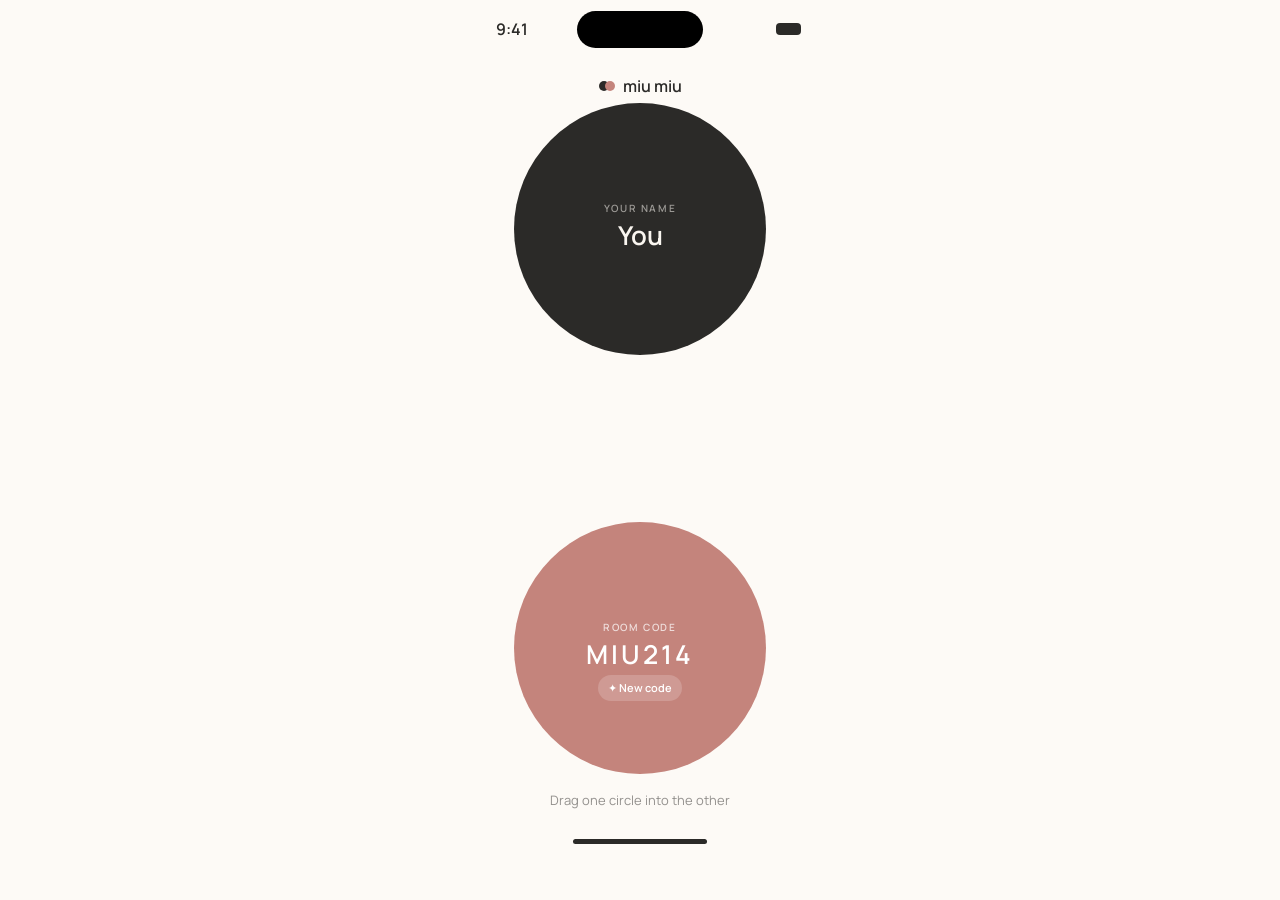
<file: demo/miu-miu.html>
<!doctype html>
<html lang="en">
<head>
<meta charset="utf-8">
<meta name="viewport" content="width=393, user-scalable=no">
<title>Miu Miu — demo</title>
<!--
  A web replica of the Miu Miu iOS app for the portfolio. Sizes, colours and motion are taken
  from the Swift views (JoinView, MemoStreamView, MemoCards) for a 393x852 screen.
  Sample data only: nothing is sent anywhere.
  ponytail: join, card stack, heart, compose, mood and send only. History and settings
  drawers, photos, the shared list and nudges are left out; add them if the demo needs them.
-->
<style>
@font-face { font-family: Manrope; font-weight: 400; src: url(fonts/Manrope-Regular.ttf); font-display: swap; }
@font-face { font-family: Manrope; font-weight: 600; src: url(fonts/Manrope-SemiBold.ttf); font-display: swap; }

:root {
  --bg: #fdfaf6; --ink: #2b2a28; --on-ink: #faf6f0;
  --blush: #c4847c; --blush-soft: #f0e0db; --card: #f8f6f4;
  --sec: rgba(43, 42, 40, .5);
  --spring: cubic-bezier(.3, 1.35, .5, 1);
}
* { box-sizing: border-box; margin: 0; padding: 0; }
html, body { height: 100%; overflow: hidden; background: var(--bg); }
body {
  font: 400 14px/1.3 Manrope, system-ui, sans-serif; color: var(--ink);
  -webkit-font-smoothing: antialiased;
  user-select: none; -webkit-user-select: none; touch-action: none;
}
button { font: inherit; color: inherit; border: 0; background: none; cursor: pointer; }
[hidden] { display: none !important; }
#app { position: relative; width: 393px; height: 852px; margin: 0 auto; overflow: hidden; background: var(--bg); }

/* status bar + home indicator */
.status { position: absolute; inset: 0 0 auto; height: 59px; z-index: 50; pointer-events: none; font-weight: 600; font-size: 16px; }
.status .time { position: absolute; left: 52px; top: 19px; }
.status .island { position: absolute; left: 50%; top: 11px; width: 126px; height: 37px; margin-left: -63px; border-radius: 20px; background: #000; }
.status .batt { position: absolute; right: 36px; top: 23px; width: 25px; height: 12px; border-radius: 4px; background: var(--ink); }
.home { position: absolute; left: 50%; bottom: 8px; z-index: 50; width: 134px; height: 5px; margin-left: -67px; border-radius: 3px; background: var(--ink); pointer-events: none; }
.screen { position: absolute; left: 0; right: 0; top: 59px; height: 759px; }

/* join: drag one circle into the other */
.wordmark { position: absolute; top: 17px; left: 0; right: 0; display: flex; justify-content: center; align-items: center; font-weight: 600; font-size: 16px; }
.wordmark i { width: 10px; height: 10px; border-radius: 50%; background: var(--ink); }
.wordmark i + i { background: var(--blush); margin: 0 8px 0 -4px; }
.circle {
  position: absolute; left: 70.5px; width: 252px; height: 252px; border-radius: 50%;
  display: flex; flex-direction: column; align-items: center; justify-content: center; gap: 4px;
  padding-top: 26px; cursor: grab; touch-action: none;
}
.circle.top { top: 44px; background: var(--ink); color: var(--on-ink); transform: translateY(calc(var(--p) * 147px)); }
.circle.bot { top: 463px; background: var(--blush); color: #fff; transform: translateY(calc(var(--p) * -147px)); }
.join.settle .circle { transition: transform .5s var(--spring); }
.circle > * { opacity: calc(1 - clamp(0, (var(--p) - .45) / .4, 1)); }
.circle small { font-size: 10px; font-weight: 600; letter-spacing: 1.6px; }
.circle.top small { color: rgba(250, 246, 240, .55); }
.circle.bot small { color: rgba(255, 255, 255, .72); }
.circle b { font-size: 26px; font-weight: 600; }
.circle.bot b { letter-spacing: 3px; }
.circle .pad { height: 26px; }
#newCode { height: 26px; padding: 0 10px; border-radius: 13px; background: rgba(255, 255, 255, .18); font-weight: 600; font-size: 11px; color: #fff; }
.hint { position: absolute; left: 0; right: 0; bottom: 9px; text-align: center; font-size: 13px; color: var(--sec); }

/* the blush glow when a nudge arrives */
.glow { position: absolute; inset: 0; z-index: 35; pointer-events: none; background: radial-gradient(ellipse at center, transparent 35%, rgba(196, 132, 124, .55)); opacity: 0; transition: opacity .6s; }
.glow.on { opacity: 1; }

/* room reveal */
.reveal { position: absolute; inset: 0; z-index: 40; pointer-events: none; display: none; }
.reveal.on { display: block; animation: revFade .5s 1.45s forwards; }
.blob { position: absolute; left: 50%; top: 50%; width: 1040px; height: 1040px; margin: -520px; border-radius: 50%; background: linear-gradient(var(--ink), var(--blush)); transform: scale(.18); }
.reveal.on .blob { animation: blob .6s cubic-bezier(.3, .8, .3, 1) forwards; }
.lbl { position: absolute; inset: 0; display: grid; place-content: center; gap: 6px; text-align: center; color: #fff; opacity: 0; }
.lbl small { font-size: 11px; font-weight: 600; letter-spacing: 2px; opacity: .7; }
.lbl b { font-size: 34px; font-weight: 600; letter-spacing: 6px; }
.reveal.on .lbl { animation: lbl 1.2s .25s forwards; }
@keyframes blob { to { transform: scale(1); } }
@keyframes lbl { 0% { opacity: 0; transform: scale(.9); } 30%, 75% { opacity: 1; transform: none; } 100% { opacity: 0; } }
@keyframes revFade { to { opacity: 0; transform: scale(1.08); } }

/* stream */
.stream { display: flex; flex-direction: column; transform: scale(.92); opacity: 0; transition: transform .6s var(--spring), opacity .4s; }
.stream.in { transform: none; opacity: 1; }
.stream header { position: relative; display: flex; justify-content: space-between; padding: 6px 14px 4px; }
.stream header > span { display: flex; }
.stream header button { width: 42px; height: 42px; display: grid; place-items: center; }
.stream header svg { width: 21px; height: 21px; fill: none; stroke: currentColor; stroke-width: 1.8; stroke-linecap: round; stroke-linejoin: round; }
.title { position: absolute; inset: 6px 0 4px; display: grid; place-content: center; justify-items: center; gap: 3px; pointer-events: none; }
.title b { font-size: 15px; font-weight: 600; letter-spacing: 2px; }
.title span { display: flex; align-items: center; gap: 5px; font-size: 12px; color: var(--sec); }
.title i { width: 6px; height: 6px; border-radius: 50%; background: var(--blush); }
.stage { position: relative; flex: 1; display: grid; place-items: center; }
.deck { position: relative; width: 299px; height: 388px; }
.stream footer { height: 64px; margin-bottom: 8px; display: flex; flex-direction: column; align-items: center; justify-content: center; gap: 8px; font-size: 12px; color: var(--sec); }
.dots { display: flex; gap: 5px; }
.dots i { width: 6px; height: 6px; border-radius: 3px; background: rgba(43, 42, 40, .18); }
.dots i:first-child { width: 18px; background: var(--ink); }

/* cards */
.card {
  position: absolute; inset: 0; padding: 26px; border-radius: 34px;
  display: flex; flex-direction: column; align-items: flex-start;
  box-shadow: 0 12px 22px rgba(0, 0, 0, .14);
  transition: transform .5s var(--spring), opacity .35s, background .3s, color .3s;
  will-change: transform; touch-action: none;
}
.card.drag, .card.noanim { transition: none; }
.card > * { opacity: 0; transition: opacity .25s; }
.card.top > *, .composer > * { opacity: 1; }
.p0 { background: var(--card); color: var(--ink); --pill: var(--blush-soft); --sec2: var(--sec); }
.p1 { background: var(--ink); color: var(--on-ink); --pill: rgba(250, 246, 240, .14); --sec2: rgba(250, 246, 240, .55); }
.p2 { background: var(--blush); color: #fff; --pill: rgba(255, 255, 255, .2); --sec2: rgba(255, 255, 255, .7); }
.pill { padding: 8px 14px; border-radius: 12px; background: var(--pill); font-weight: 600; font-size: 14px; }
.card p { flex: 1; margin-top: 34px; font-weight: 600; letter-spacing: -.6px; line-height: 1.12; }
.row, .meta { display: flex; justify-content: space-between; align-items: center; width: 100%; }
.meta { min-height: 24px; font-size: 12px; color: var(--sec2); }
.meta b { font-size: 20px; transform: scale(0); transition: transform .45s cubic-bezier(.3, 1.8, .5, 1); }
.card.loved .meta b { transform: none; }
.heart { position: absolute; inset: 0; z-index: 30; display: grid; place-items: center; font-size: 110px; color: var(--blush); text-shadow: 0 8px 16px rgba(0, 0, 0, .2); pointer-events: none; opacity: 0; }
.heart.pop { animation: heart .9s; }
@keyframes heart { 0% { opacity: 1; transform: scale(.2); } 30% { transform: scale(1.12); } 45%, 60% { opacity: 1; transform: none; } 100% { opacity: 0; transform: scale(1.25); } }

/* composer */
.composer { z-index: 20; transform: translateY(120%) scale(.9); opacity: 0; pointer-events: none; }
.composer.show { transform: none; opacity: 1; pointer-events: auto; }
.composer.fly { transform: translateY(-852px) rotate(-7deg) scale(.82); opacity: .2; transition: transform .42s cubic-bezier(.5, 0, .9, .6), opacity .42s; }
textarea {
  flex: 1; width: 100%; margin-top: 14px; padding: 8px 5px 0;
  border: 0; outline: 0; resize: none; background: none;
  font: 600 28px/1.2 Manrope, system-ui, sans-serif; letter-spacing: -.4px; color: inherit; caret-color: var(--blush);
  user-select: text; -webkit-user-select: text;
}
textarea::placeholder { color: var(--sec2); }
#cClose { width: 32px; height: 32px; border-radius: 50%; background: rgba(128, 128, 128, .14); color: var(--sec2); font-weight: 700; font-size: 13px; }
#cnt { font-size: 12px; color: var(--sec2); }
#send { width: 52px; height: 52px; border-radius: 50%; display: grid; place-items: center; background: linear-gradient(var(--ink), var(--blush)); box-shadow: 0 6px 12px rgba(196, 132, 124, .45); transition: transform .35s var(--spring), opacity .2s; }
#send svg { width: 20px; height: 20px; fill: none; stroke: #fff; stroke-width: 2.6; stroke-linecap: round; stroke-linejoin: round; }
#send:disabled { opacity: .35; transform: scale(.9); box-shadow: none; cursor: default; }

/* toast */
.toast {
  position: absolute; top: 6px; left: 50%; z-index: 30;
  display: flex; align-items: center; gap: 8px; padding: 6px 14px 6px 6px; border-radius: 20px;
  background: #fff; box-shadow: 0 6px 14px rgba(0, 0, 0, .1);
  font-weight: 600; font-size: 13px; white-space: nowrap; pointer-events: none;
  transform: translate(-50%, -40px) scale(.8); opacity: 0; transition: transform .55s var(--spring), opacity .3s;
}
.toast.on { transform: translate(-50%, 0); opacity: 1; }
.toast i { width: 20px; height: 20px; border-radius: 50%; display: grid; place-items: center; background: linear-gradient(var(--ink), var(--blush)); color: #fff; font-style: normal; font-size: 12px; }
</style>
</head>
<body>
<div id="app">
  <div class="status"><span class="time">9:41</span><span class="island"></span><span class="batt"></span></div>

  <section class="screen join" id="join" style="--p:0">
    <div class="wordmark"><i></i><i></i>miu miu</div>
    <div class="circle top" data-dir="1"><small>YOUR NAME</small><b>You</b><span class="pad"></span></div>
    <div class="circle bot" data-dir="-1"><small>ROOM CODE</small><b id="code">MIU214</b><button id="newCode">✦ New code</button></div>
    <p class="hint" id="hint">Drag one circle into the other</p>
  </section>

  <section class="screen stream" id="stream" hidden>
    <header>
      <button aria-label="History"><svg viewBox="0 0 24 24"><rect x="3" y="5" width="18" height="14" rx="3.5"/><path d="M9 5v14"/></svg></button>
      <div class="title"><b id="hdrCode"></b><span><i></i>Miu has joined</span></div>
      <span>
        <button aria-label="Shared list"><svg viewBox="0 0 24 24"><path d="M4 7l1.5 1.5L8 6M4 13l1.5 1.5L8 12M4 19l1.5 1.5L8 18M12 7h8M12 13h8M12 19h8"/></svg></button>
        <button aria-label="Settings"><svg viewBox="0 0 24 24"><circle cx="12" cy="12" r="3"/><circle cx="12" cy="12" r="7.5" stroke-width="3" stroke-dasharray="3.4 2.5"/></svg></button>
      </span>
    </header>
    <div class="stage">
      <div class="toast" id="toast"><i>✓</i><span id="toastText"></span></div>
      <div class="deck" id="deck">
        <div class="heart" id="heart">♥</div>
        <div class="card composer p0" id="composer">
          <div class="row"><span class="pill" id="cPill"></span><button id="cClose" aria-label="Close">✕</button></div>
          <textarea id="draft" placeholder="Write a memo…" aria-label="Memo"></textarea>
          <div class="row">
            <span id="cnt"></span>
            <button id="send" aria-label="Send" disabled><svg viewBox="0 0 24 24"><path d="M12 19V5M6 11l6-6 6 6"/></svg></button>
          </div>
        </div>
      </div>
    </div>
    <footer id="foot"></footer>
  </section>

  <div class="glow" id="glow"></div>
  <div class="reveal" id="reveal"><div class="blob"></div><div class="lbl"><small>ROOM</small><b id="revCode"></b></div></div>
  <div class="home"></div>
</div>

<script src="../haptic.js"></script>
<script>
const $ = id => document.getElementById(id);
const join = $('join'), stream = $('stream'), deck = $('deck'), composer = $('composer'), draft = $('draft');

// ---- join ----
let p = 0, jd = null;
const setP = v => {
  p = v;
  join.style.setProperty('--p', v);
  $('hint').textContent = v > .05 ? 'Keep going…' : 'Drag one circle into the other';
};
join.querySelectorAll('.circle').forEach(c => {
  c.onpointerdown = e => {
    if (e.target.id === 'newCode') return;
    c.setPointerCapture(e.pointerId);
    jd = { y: e.clientY, p, dir: +c.dataset.dir };
    join.classList.remove('settle');
  };
  c.onpointermove = e => { if (jd) setP(Math.max(-.04, Math.min(1.04, jd.p + jd.dir * (e.clientY - jd.y) / 147))); };
  c.onpointerup = c.onpointercancel = () => {
    if (!jd) return;
    jd = null;
    join.classList.add('settle');
    if (p > .6) startJoin(); else setP(0);
  };
});
$('newCode').onclick = () => {
  const abc = 'ABCDEFGHJKLMNPQRSTUVWXYZ23456789';
  $('code').textContent = Array.from({ length: 6 }, () => abc[Math.random() * abc.length | 0]).join('');
};

let revealTimers = []; // kept so the tour can cancel a reveal that is still playing
function startJoin() {
  haptic(20);
  join.classList.add('settle');
  setP(1);
  revealTimers = [setTimeout(reveal, 250)];
}
function reveal() {
  $('revCode').textContent = $('hdrCode').textContent = $('code').textContent;
  $('reveal').classList.add('on');
  revealTimers = [
    setTimeout(() => {
      join.hidden = true;
      stream.hidden = false;
      layout();
      requestAnimationFrame(() => stream.classList.add('in'));
    }, 1450),
    setTimeout(() => $('reveal').classList.remove('on'), 2000),
  ];
}

// ---- memo stack ----
const ANG = [0, -5, 6, -9], OFF = [0, 10, 20, 28], SCALE = [1, .965, .93, .9];
const REPLIES = ['Got it. See you at 8 ♥', 'Ha! Tell me everything later.', 'Okay. Bring an umbrella ☔'];
const MOODS = ['', 'Calm', 'Warm', 'Deep'], MOOD_PALETTE = [0, 0, 2, 1];
const now = () => new Date().toLocaleString('en-US', { weekday: 'short', hour: 'numeric', minute: '2-digit' });
let made = 0, replies = 0, manual = false, mood = 0, drag = null, lastTap = 0, toastTimer;

function makeCard(text, time) {
  const el = document.createElement('div');
  el.className = 'card p' + made++ % 3;
  const n = text.length, size = n < 40 ? 40 : n < 90 ? 33 : n < 160 ? 27 : 21;
  el.innerHTML = `<span class="pill">Miu</span><p style="font-size:${size}px"></p><div class="meta"><span></span><b>❤️</b></div>`;
  el.querySelector('p').textContent = text;
  el.querySelector('.meta span').textContent = time || now();
  deck.append(el);
  return el;
}
const queue = [
  makeCard('Landed! The flight was fine, stop worrying.', 'Tue 9:12 AM'),
  makeCard('Saved you the last slice 🍕', 'Tue 9:30 AM'),
  makeCard("Call me when you're free?", 'Tue 9:38 AM'),
];
const composing = () => manual || !queue.length;

function layout() {
  const c = composing(), n = queue.length;
  queue.forEach((el, d) => {
    el.style.display = d > 3 ? 'none' : '';
    if (d > 3) return;
    el.style.zIndex = 10 - d;
    el.classList.toggle('top', d === 0);
    el.style.opacity = c ? .55 : 1;
    el.style.transform = `translateY(${OFF[d] + (c ? 26 : 0)}px) rotate(${ANG[d]}deg) scale(${SCALE[d] * (c ? .9 : 1)})`;
  });
  composer.classList.toggle('show', c);
  composer.classList.remove('p0', 'p1', 'p2');
  composer.classList.add('p' + MOOD_PALETTE[mood]);
  $('cPill').textContent = mood ? MOODS[mood] : n ? 'New memo' : 'All caught up';
  $('cClose').hidden = !n;
  $('cnt').textContent = draft.value ? draft.value.length : '← → mood';
  $('send').disabled = !draft.value.trim();
  const memos = n === 1 ? '1 new memo' : n + ' new memos';
  $('foot').innerHTML = !c
    ? `<div class="dots">${'<i></i>'.repeat(Math.min(n, 6))}</div><span>${memos} · swipe to clear</span>`
    : n ? `<span>${memos} waiting</span>` : '<span>All caught up · write one back</span>';
}

deck.addEventListener('pointerdown', e => {
  const el = e.target.closest('.card.top');
  if (!el || composing()) return;
  el.setPointerCapture(e.pointerId);
  el.classList.add('drag');
  drag = { el, x: e.clientX, y: e.clientY, dx: 0, dy: 0 };
});
deck.addEventListener('pointermove', e => {
  if (!drag) return;
  let dx = e.clientX - drag.x, dy = e.clientY - drag.y;
  const vertical = Math.abs(dy) > Math.abs(dx);
  if (dy > 0 && vertical) dy *= .25; // pulling down resists
  drag.dx = dx; drag.dy = dy;
  drag.el.style.transform = `translate(${dx}px, ${dy * (vertical ? .45 : .2)}px) rotate(${dx / 22}deg)`;
});
function endDrag() {
  if (!drag) return;
  const { el, dx, dy } = drag;
  drag = null;
  el.classList.remove('drag');
  const horizontal = Math.abs(dx) > Math.abs(dy);
  if (horizontal && Math.abs(dx) > 90) return dismiss(el, Math.sign(dx), dy);
  if (!horizontal && dy < -80) manual = true, setTimeout(() => draft.focus(), 300);
  else if (Math.abs(dx) + Math.abs(dy) < 6) tap(el);
  layout();
}
deck.addEventListener('pointerup', endDrag);
deck.addEventListener('pointercancel', endDrag);

function dismiss(el, dir, dy) {
  haptic(10);
  el.style.transition = 'transform .3s ease-out';
  el.style.transform = `translate(${dir * 720}px, ${dy * .2 + 80}px) rotate(${dir * 30}deg)`;
  // promote the next card while this one is still leaving, so there is never an empty beat
  setTimeout(() => { queue.splice(queue.indexOf(el), 1); layout(); }, 135);
  setTimeout(() => el.remove(), 500);
}

// double-tap to heart
function tap(el) {
  const t = performance.now();
  if (t - lastTap > 320) { lastTap = t; return; }
  lastTap = 0;
  if (!el.classList.toggle('loved')) return;
  haptic(16);
  $('heart').classList.remove('pop');
  void $('heart').offsetWidth;
  $('heart').classList.add('pop');
}

function arrive() {
  const el = makeCard(REPLIES[replies++ % REPLIES.length]);
  el.classList.add('noanim');
  el.style.opacity = 0;
  el.style.transform = 'translateY(-520px) rotate(-14deg) scale(.86)';
  void el.offsetWidth;
  el.classList.remove('noanim');
  queue.push(el);
  layout();
}

// ---- composer ----
draft.oninput = () => { if (draft.value) manual = true; layout(); };
$('cClose').onclick = () => { manual = false; draft.blur(); layout(); };
let cx = null;
composer.addEventListener('pointerdown', e => { cx = e.clientX; });
composer.addEventListener('pointerup', e => {
  const dx = e.clientX - cx;
  cx = null;
  if (Math.abs(dx) < 60 || draft.selectionStart !== draft.selectionEnd) return;
  mood = (mood + (dx > 0 ? 1 : 3)) % 4; // sideways swipe cycles the mood tint
  layout();
});
$('send').onclick = () => {
  if (!draft.value.trim()) return;
  haptic(20);
  composer.classList.add('fly');
  setTimeout(() => {
    composer.classList.add('noanim');
    composer.classList.remove('fly', 'show');
    draft.value = '';
    draft.blur();
    mood = 0;
    manual = false;
    void composer.offsetWidth;
    composer.classList.remove('noanim');
    layout();
    toast('Sent · saved to history');
    setTimeout(arrive, 1900); // the demo partner writes back
  }, 420);
};

function toast(text, icon = '✓') {
  $('toast').firstElementChild.textContent = icon;
  $('toastText').textContent = text;
  $('toast').classList.add('on');
  clearTimeout(toastTimer);
  toastTimer = setTimeout(() => $('toast').classList.remove('on'), 1800);
}
stream.querySelectorAll('header button').forEach(b => { b.onclick = () => toast('Not part of this demo'); });

// ---- guided tour: the project page says which moment to show as its callouts scroll past ----
function stopReveal() { revealTimers.forEach(clearTimeout); $('reveal').classList.remove('on'); }
function enter() { // straight into the room, with a few memos waiting
  stopReveal();
  $('hdrCode').textContent = $('code').textContent;
  join.hidden = true;
  stream.hidden = false;
  stream.classList.add('in');
  manual = false; mood = 0; draft.value = '';
  while (queue.length < 3) queue.push(makeCard(REPLIES[replies++ % REPLIES.length]));
  layout();
}
const tour = {
  join() { stopReveal(); stream.hidden = true; stream.classList.remove('in'); join.hidden = false; join.classList.add('settle'); setP(0); },
  room() { if (join.hidden) enter(); else startJoin(); },
  swipe() { enter(); setTimeout(() => { if (!drag && !composing() && queue.length > 1) dismiss(queue[0], 1, 0); }, 500); },
  mood() { enter(); manual = true; mood = 2; layout(); },
  nudge() {
    enter();
    $('glow').classList.add('on');
    setTimeout(() => $('glow').classList.remove('on'), 1800);
    toast('Miu is thinking of you', '♥');
  },
  stream: enter,
};
addEventListener('message', e => { if (e.source === parent && tour[e.data?.show]) tour[e.data.show](); });
</script>
</body>
</html>
</file>
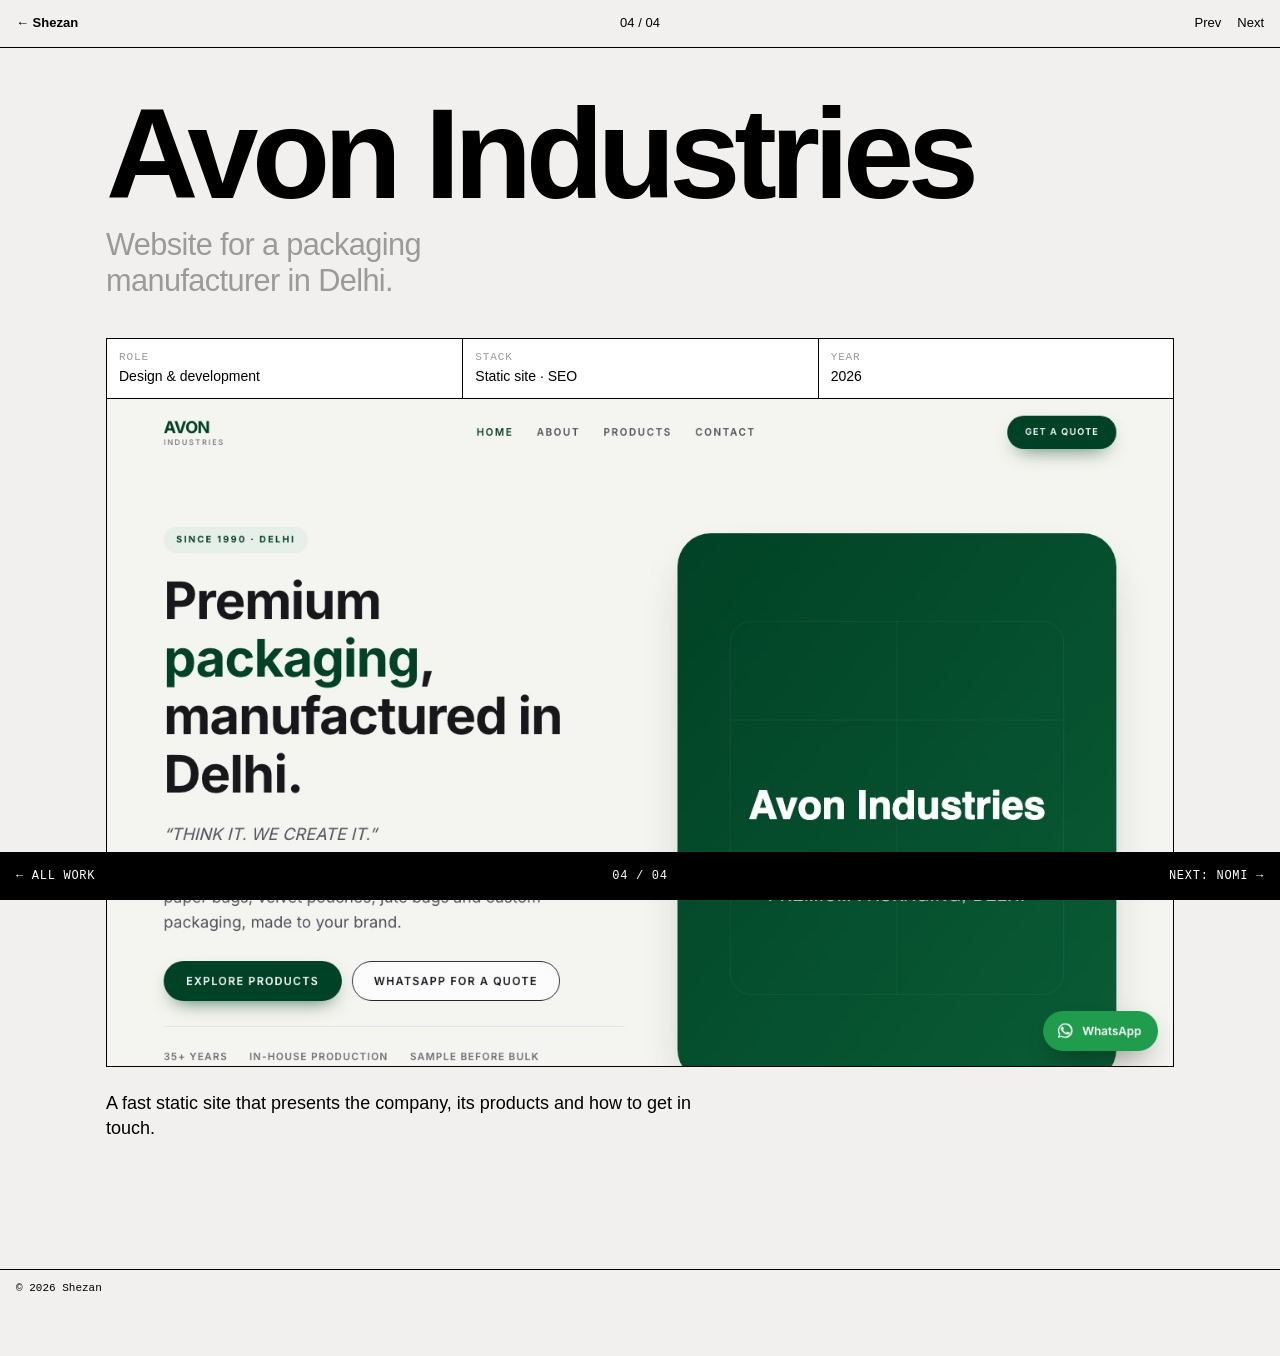
<file: work/avon-industries.html>
<!doctype html>
<html lang="en">
<head>
<meta charset="utf-8">
<meta name="viewport" content="width=device-width, initial-scale=1, viewport-fit=cover">
<title>Avon Industries — Shezan</title>
<meta name="description" content="Website for a packaging manufacturer in Delhi.">
<meta property="og:type" content="article">
<meta property="og:title" content="Avon Industries — Shezan">
<meta property="og:description" content="Website for a packaging manufacturer in Delhi.">
<meta property="og:url" content="https://usernameisshezan.github.io/portfolio/work/avon-industries.html">
<meta property="og:image" content="https://usernameisshezan.github.io/portfolio/img/avon-industries.jpg">
<meta name="twitter:card" content="summary_large_image">
<link rel="stylesheet" href="../style.css?v=mvnmc7tf">
</head>
<body class="has-pager">

<header class="nav">
  <a class="brand" href="../#avon-industries">← Shezan</a>
  <nav class="nav-mid"><span>04 / 04</span></nav>
  <nav class="nav-end">
    <a href="miu-miu.html">Prev</a>
    <a href="nomi.html">Next</a>
  </nav>
</header>

<main class="case">
  <h1>Avon Industries</h1>
  <p class="lede">Website for a packaging manufacturer in Delhi.</p>
  <dl class="meta">
    <div><dt>Role</dt><dd>Design &amp; development</dd></div>
    <div><dt>Stack</dt><dd>Static site · SEO</dd></div>
    <div><dt>Year</dt><dd>2026</dd></div>
  </dl>
  <div class="art hero"><img src="../img/avon-industries.jpg" alt="Avon Industries"></div>
  <div class="body">
    <p>A fast static site that presents the company, its products and how to get in touch.</p>
  </div>
  <div class="shots">
    
  </div>
  <div class="links">
    
  </div>
</main>

<nav class="pager" aria-label="Projects">
  <a href="../#avon-industries">← All work</a>
  <span>04 / 04</span>
  <a href="nomi.html">Next<b>: Nomi</b> →</a>
</nav>

<footer class="foot">© 2026 Shezan</footer>
</body>
</html>
</file>
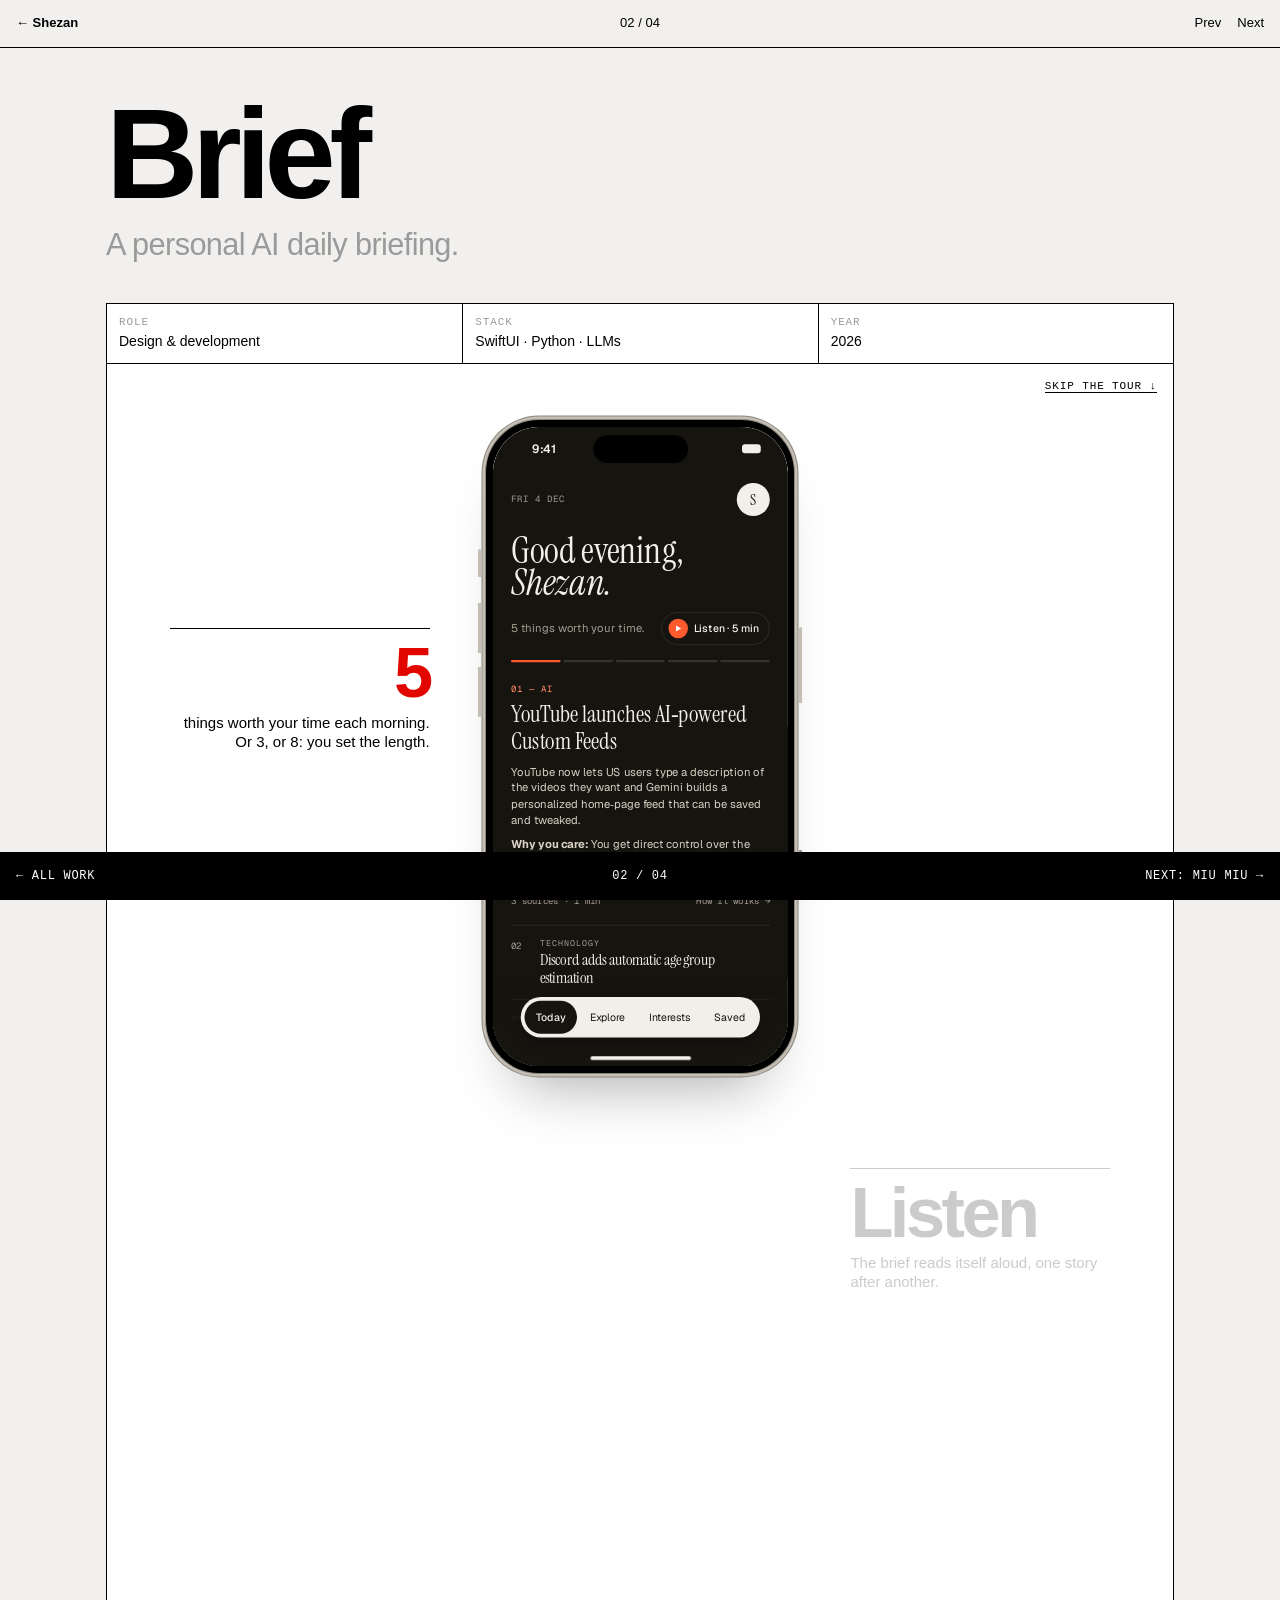
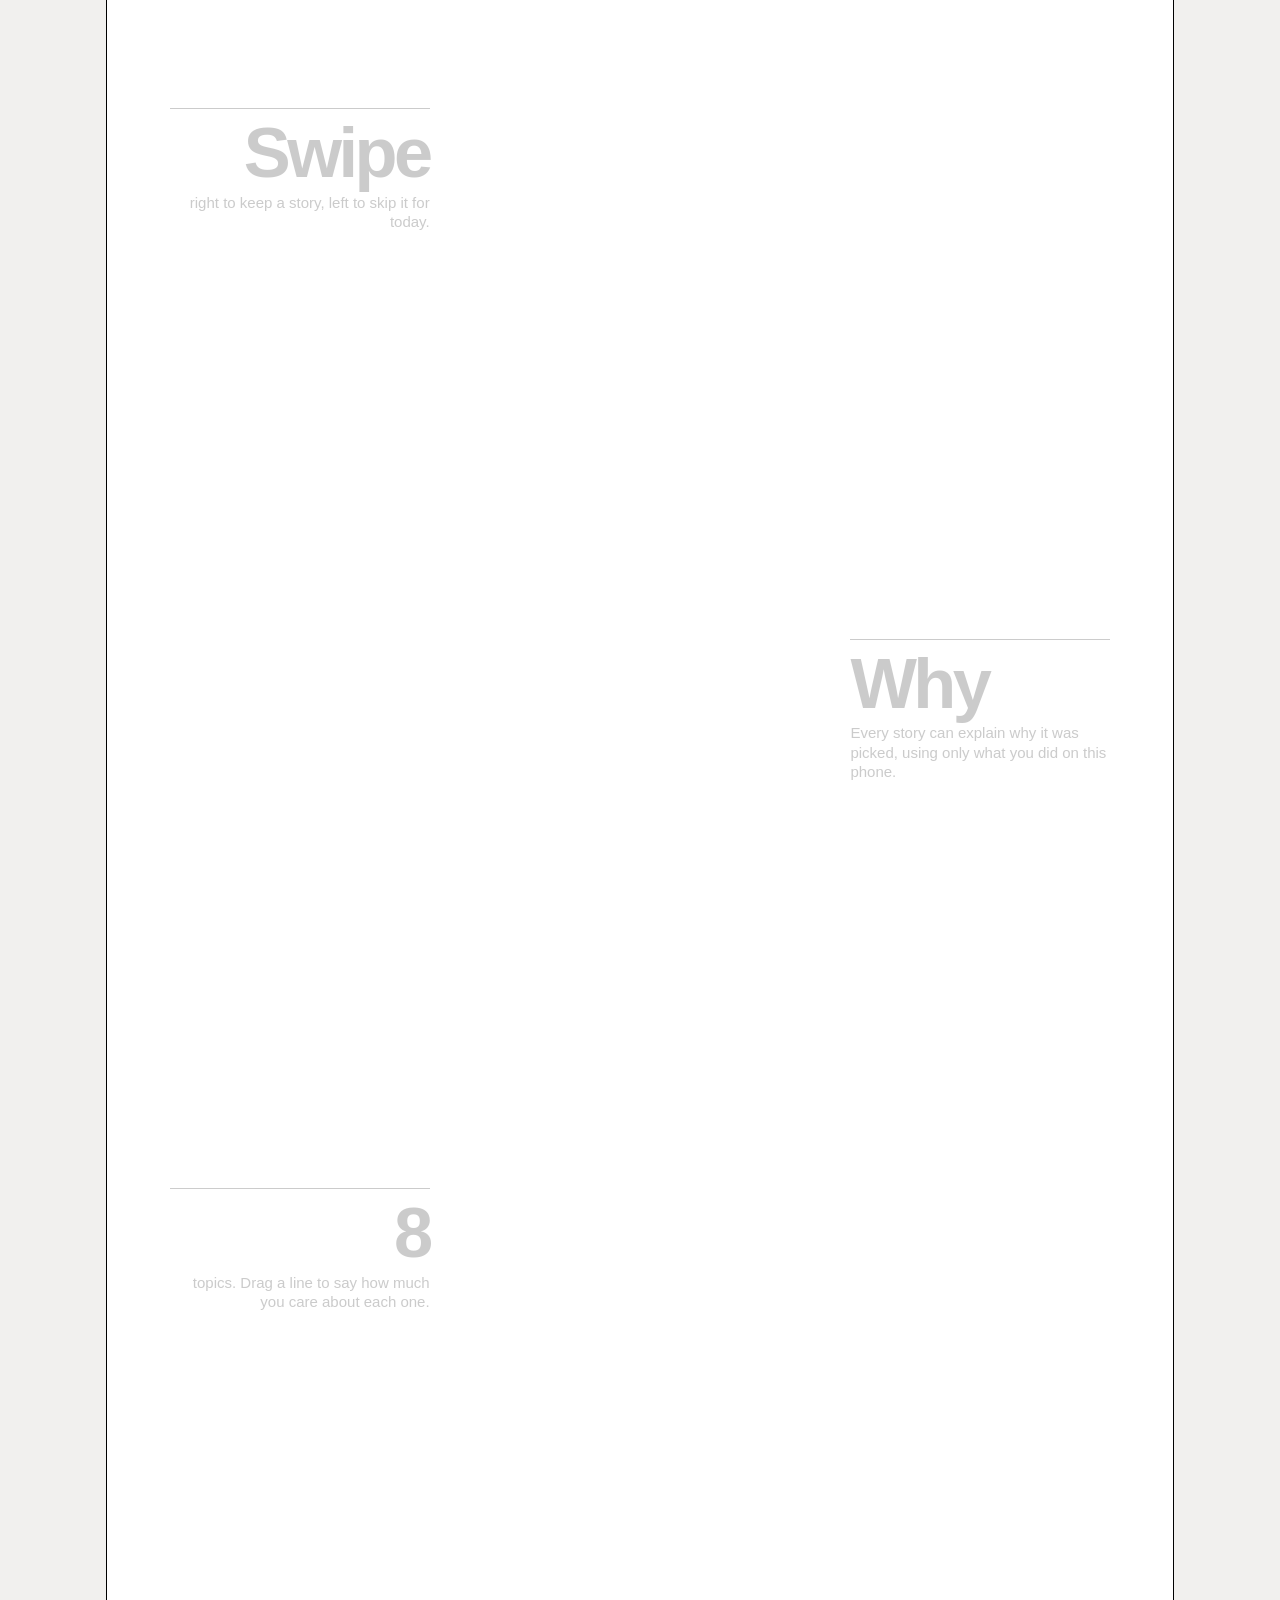
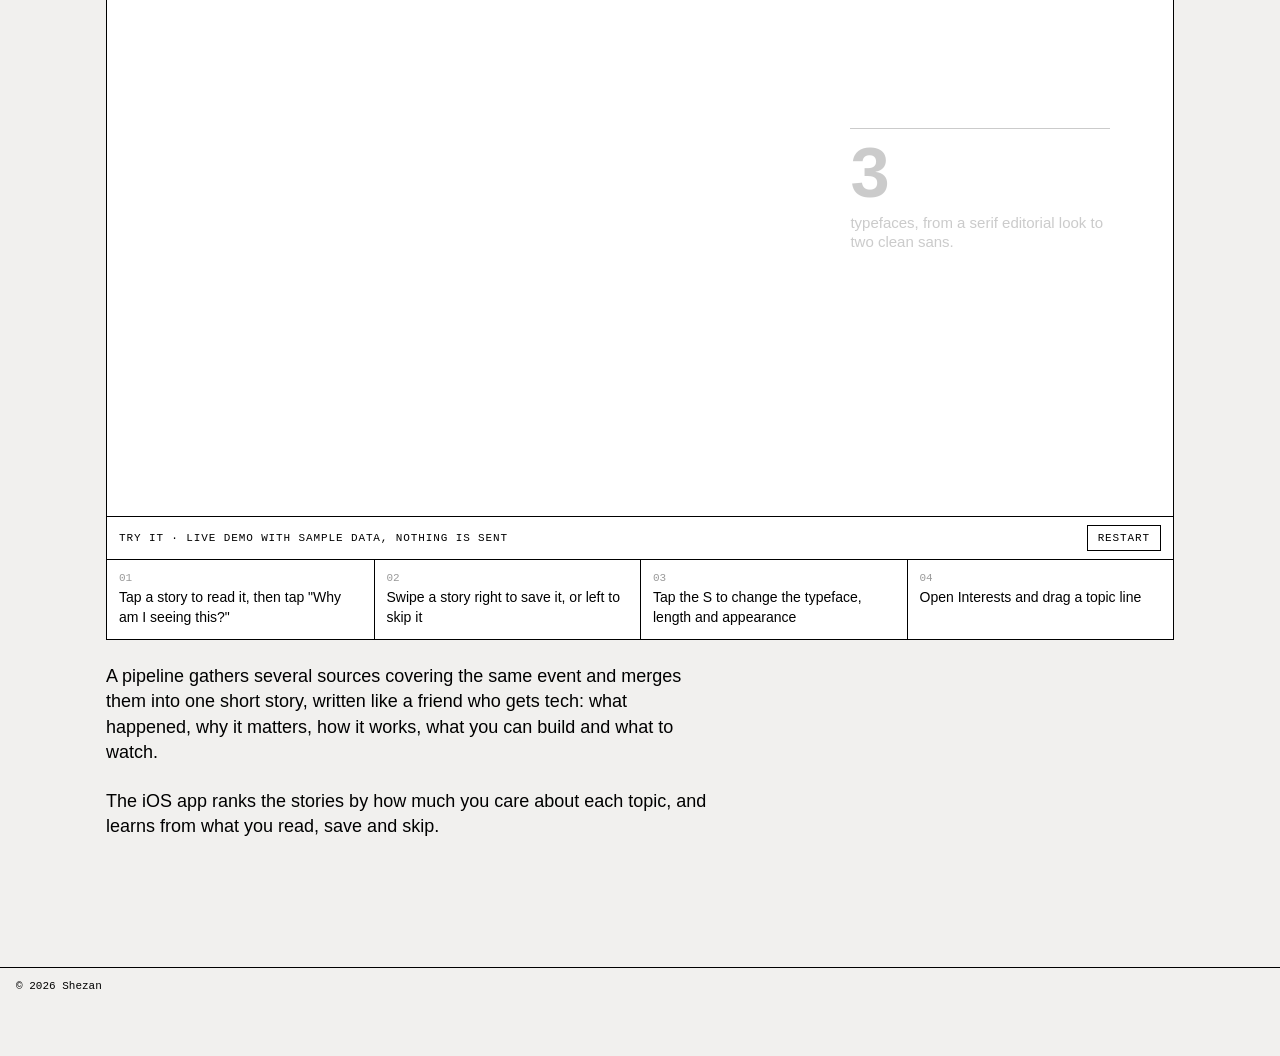
<file: work/brief.html>
<!doctype html>
<html lang="en">
<head>
<meta charset="utf-8">
<meta name="viewport" content="width=device-width, initial-scale=1, viewport-fit=cover">
<title>Brief — Shezan</title>
<meta name="description" content="A personal AI daily briefing.">
<meta property="og:type" content="article">
<meta property="og:title" content="Brief — Shezan">
<meta property="og:description" content="A personal AI daily briefing.">
<meta property="og:url" content="https://usernameisshezan.github.io/portfolio/work/brief.html">
<meta property="og:image" content="https://usernameisshezan.github.io/portfolio/img/brief.jpg">
<meta name="twitter:card" content="summary_large_image">
<link rel="stylesheet" href="../style.css?v=mvnmc7tf">
</head>
<body class="has-pager">

<header class="nav">
  <a class="brand" href="../#brief">← Shezan</a>
  <nav class="nav-mid"><span>02 / 04</span></nav>
  <nav class="nav-end">
    <a href="nomi.html">Prev</a>
    <a href="miu-miu.html">Next</a>
  </nav>
</header>

<main class="case">
  <h1>Brief</h1>
  <p class="lede">A personal AI daily briefing.</p>
  <dl class="meta">
    <div><dt>Role</dt><dd>Design &amp; development</dd></div>
    <div><dt>Stack</dt><dd>SwiftUI · Python · LLMs</dd></div>
    <div><dt>Year</dt><dd>2026</dd></div>
  </dl>
  <div class="hero demo" style="--n:6">
    <a class="skip" href="#try">Skip the tour ↓</a>
    <ul class="details">
      <li class="on" data-show="today" style="--r:1"><div><b>5</b>things worth your time each morning. Or 3, or 8: you set the length.</div></li>
      <li data-show="listen" style="--r:2"><div><b>Listen</b>The brief reads itself aloud, one story after another.</div></li>
      <li data-show="swipe" style="--r:3"><div><b>Swipe</b>right to keep a story, left to skip it for today.</div></li>
      <li data-show="why" style="--r:4"><div><b>Why</b>Every story can explain why it was picked, using only what you did on this phone.</div></li>
      <li data-show="interests" style="--r:5"><div><b>8</b>topics. Drag a line to say how much you care about each one.</div></li>
      <li data-show="faces" style="--r:6"><div><b>3</b>typefaces, from a serif editorial look to two clean sans.</div></li>
    </ul>
    <div class="phone"><iframe src="../demo/brief.html?v=mvnmc7tf" title="Brief live demo"></iframe></div>
  </div>
  <div class="try" id="try">
    <div class="try-head">
      <span>Try it · live demo with sample data, nothing is sent</span>
      <button type="button" onclick="const f = document.querySelector('.phone iframe'); f.src = f.src">Restart</button>
    </div>
    <ol>
      <li><span>01</span>Tap a story to read it, then tap &quot;Why am I seeing this?&quot;</li>
      <li><span>02</span>Swipe a story right to save it, or left to skip it</li>
      <li><span>03</span>Tap the S to change the typeface, length and appearance</li>
      <li><span>04</span>Open Interests and drag a topic line</li>
    </ol>
  </div>
  <div class="body">
    <p>A pipeline gathers several sources covering the same event and merges them into one short story, written like a friend who gets tech: what happened, why it matters, how it works, what you can build and what to watch.</p>
    <p>The iOS app ranks the stories by how much you care about each topic, and learns from what you read, save and skip.</p>
  </div>
  <div class="shots">
    
  </div>
  <div class="links">
    
  </div>
</main>

<nav class="pager" aria-label="Projects">
  <a href="../#brief">← All work</a>
  <span>02 / 04</span>
  <a href="miu-miu.html">Next<b>: Miu Miu</b> →</a>
</nav>

<footer class="foot">© 2026 Shezan</footer>
<script src="../tour.js?v=mvnmc7tf"></script>
</body>
</html>
</file>
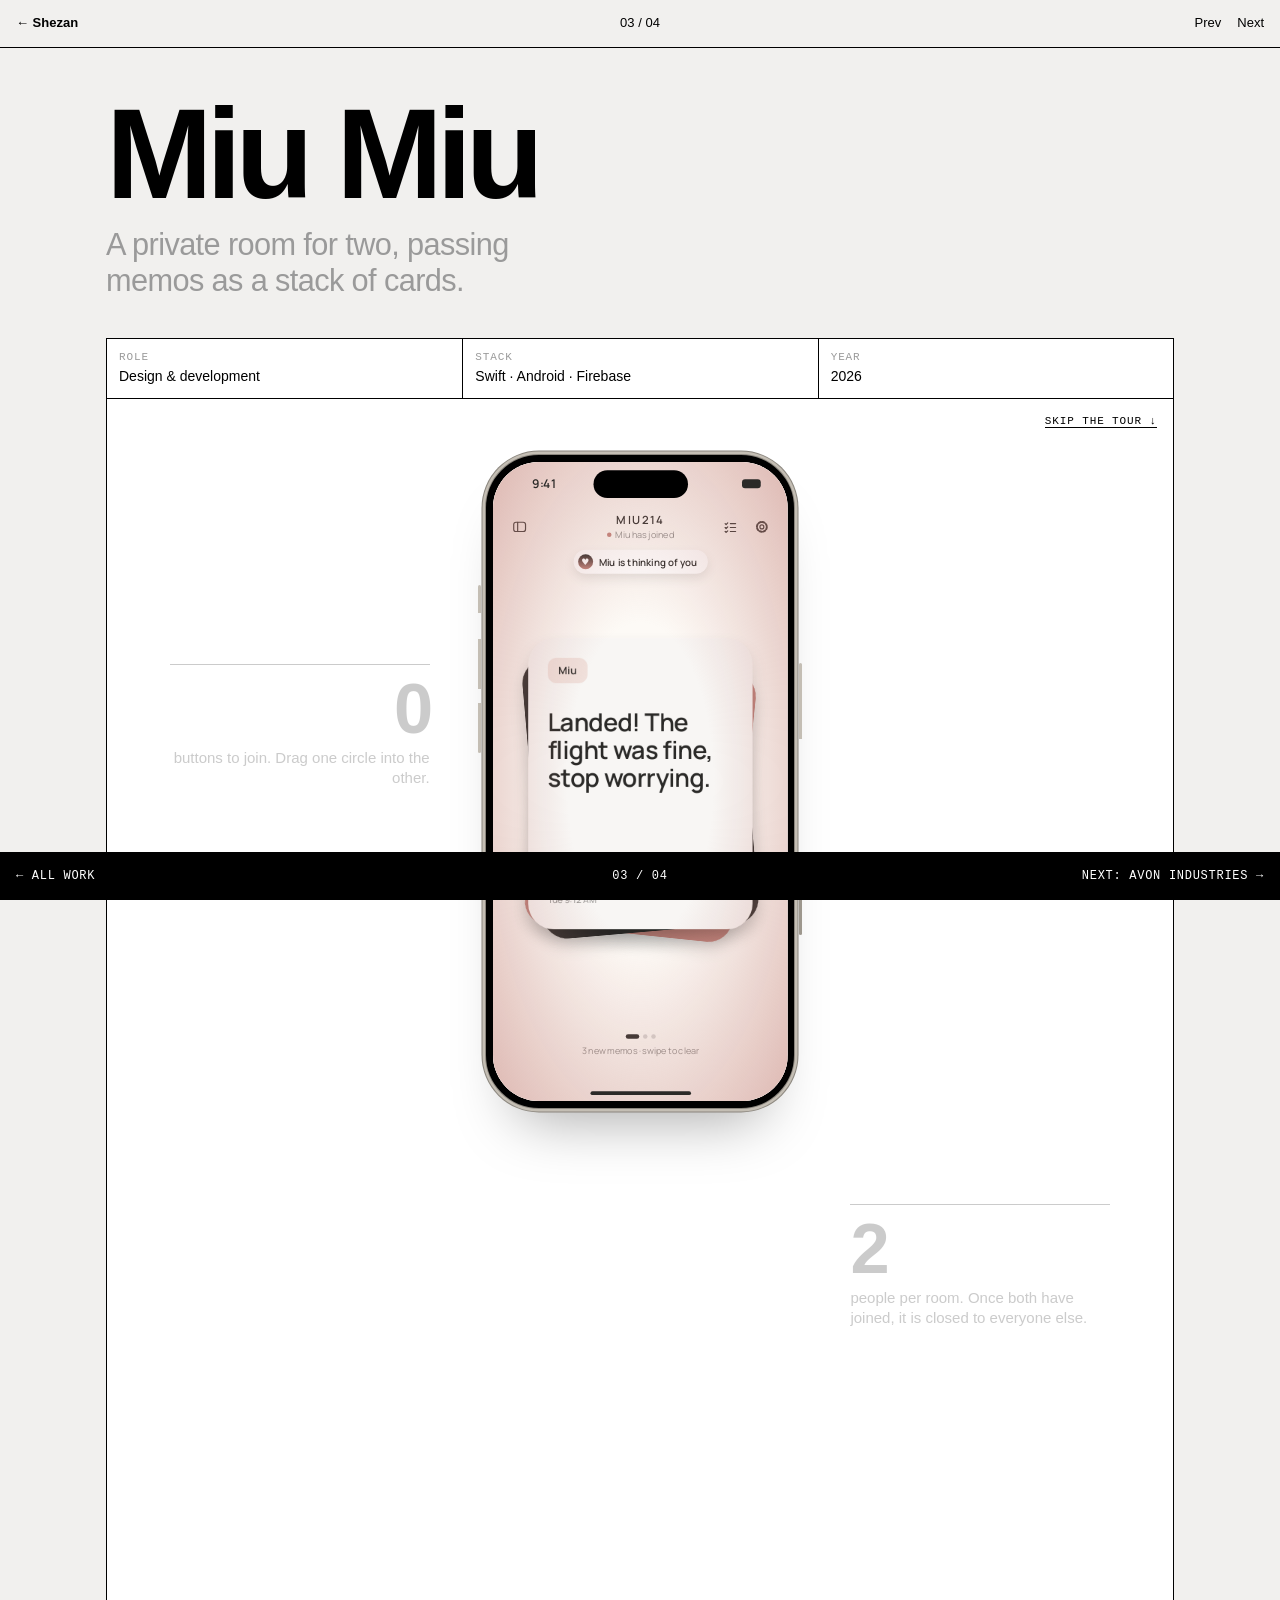
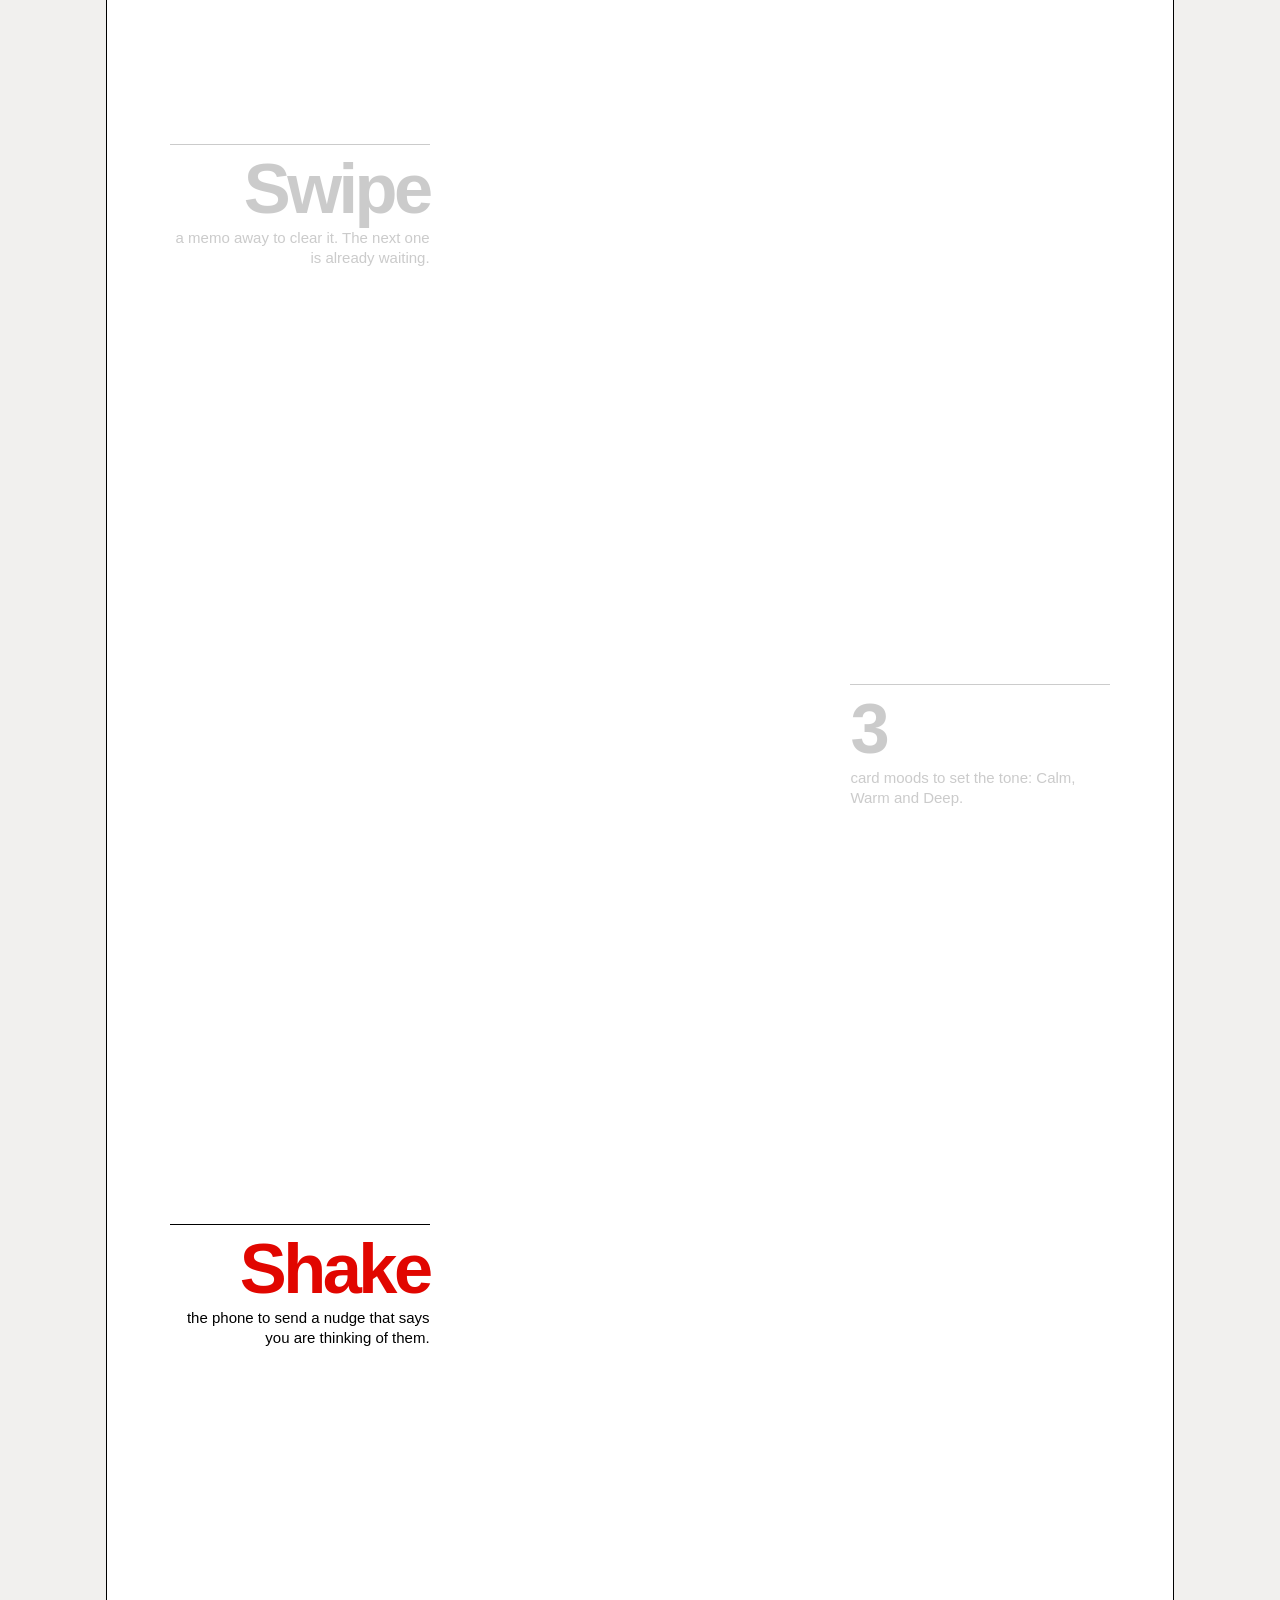
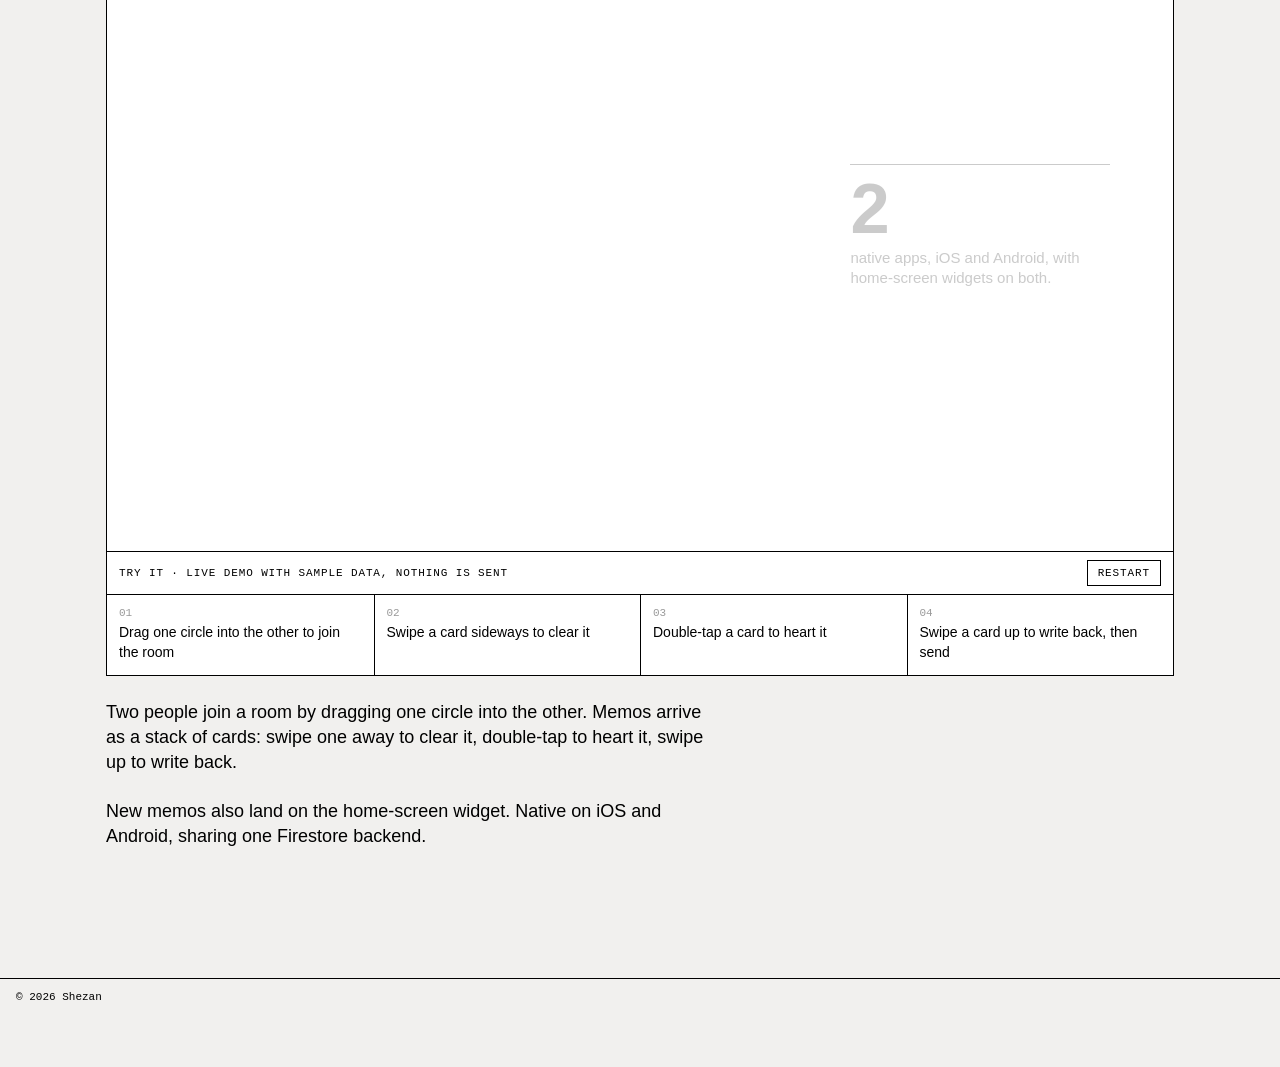
<file: work/miu-miu.html>
<!doctype html>
<html lang="en">
<head>
<meta charset="utf-8">
<meta name="viewport" content="width=device-width, initial-scale=1, viewport-fit=cover">
<title>Miu Miu — Shezan</title>
<meta name="description" content="A private room for two, passing memos as a stack of cards.">
<meta property="og:type" content="article">
<meta property="og:title" content="Miu Miu — Shezan">
<meta property="og:description" content="A private room for two, passing memos as a stack of cards.">
<meta property="og:url" content="https://usernameisshezan.github.io/portfolio/work/miu-miu.html">
<meta property="og:image" content="https://usernameisshezan.github.io/portfolio/img/miu-miu.jpg">
<meta name="twitter:card" content="summary_large_image">
<link rel="stylesheet" href="../style.css?v=mvnmc7tf">
</head>
<body class="has-pager">

<header class="nav">
  <a class="brand" href="../#miu-miu">← Shezan</a>
  <nav class="nav-mid"><span>03 / 04</span></nav>
  <nav class="nav-end">
    <a href="brief.html">Prev</a>
    <a href="avon-industries.html">Next</a>
  </nav>
</header>

<main class="case">
  <h1>Miu Miu</h1>
  <p class="lede">A private room for two, passing memos as a stack of cards.</p>
  <dl class="meta">
    <div><dt>Role</dt><dd>Design &amp; development</dd></div>
    <div><dt>Stack</dt><dd>Swift · Android · Firebase</dd></div>
    <div><dt>Year</dt><dd>2026</dd></div>
  </dl>
  <div class="hero demo" style="--n:6">
    <a class="skip" href="#try">Skip the tour ↓</a>
    <ul class="details">
      <li class="on" data-show="join" style="--r:1"><div><b>0</b>buttons to join. Drag one circle into the other.</div></li>
      <li data-show="room" style="--r:2"><div><b>2</b>people per room. Once both have joined, it is closed to everyone else.</div></li>
      <li data-show="swipe" style="--r:3"><div><b>Swipe</b>a memo away to clear it. The next one is already waiting.</div></li>
      <li data-show="mood" style="--r:4"><div><b>3</b>card moods to set the tone: Calm, Warm and Deep.</div></li>
      <li data-show="nudge" style="--r:5"><div><b>Shake</b>the phone to send a nudge that says you are thinking of them.</div></li>
      <li data-show="stream" style="--r:6"><div><b>2</b>native apps, iOS and Android, with home-screen widgets on both.</div></li>
    </ul>
    <div class="phone"><iframe src="../demo/miu-miu.html?v=mvnmc7tf" title="Miu Miu live demo"></iframe></div>
  </div>
  <div class="try" id="try">
    <div class="try-head">
      <span>Try it · live demo with sample data, nothing is sent</span>
      <button type="button" onclick="const f = document.querySelector('.phone iframe'); f.src = f.src">Restart</button>
    </div>
    <ol>
      <li><span>01</span>Drag one circle into the other to join the room</li>
      <li><span>02</span>Swipe a card sideways to clear it</li>
      <li><span>03</span>Double-tap a card to heart it</li>
      <li><span>04</span>Swipe a card up to write back, then send</li>
    </ol>
  </div>
  <div class="body">
    <p>Two people join a room by dragging one circle into the other. Memos arrive as a stack of cards: swipe one away to clear it, double-tap to heart it, swipe up to write back.</p>
    <p>New memos also land on the home-screen widget. Native on iOS and Android, sharing one Firestore backend.</p>
  </div>
  <div class="shots">
    
  </div>
  <div class="links">
    
  </div>
</main>

<nav class="pager" aria-label="Projects">
  <a href="../#miu-miu">← All work</a>
  <span>03 / 04</span>
  <a href="avon-industries.html">Next<b>: Avon Industries</b> →</a>
</nav>

<footer class="foot">© 2026 Shezan</footer>
<script src="../tour.js?v=mvnmc7tf"></script>
</body>
</html>
</file>
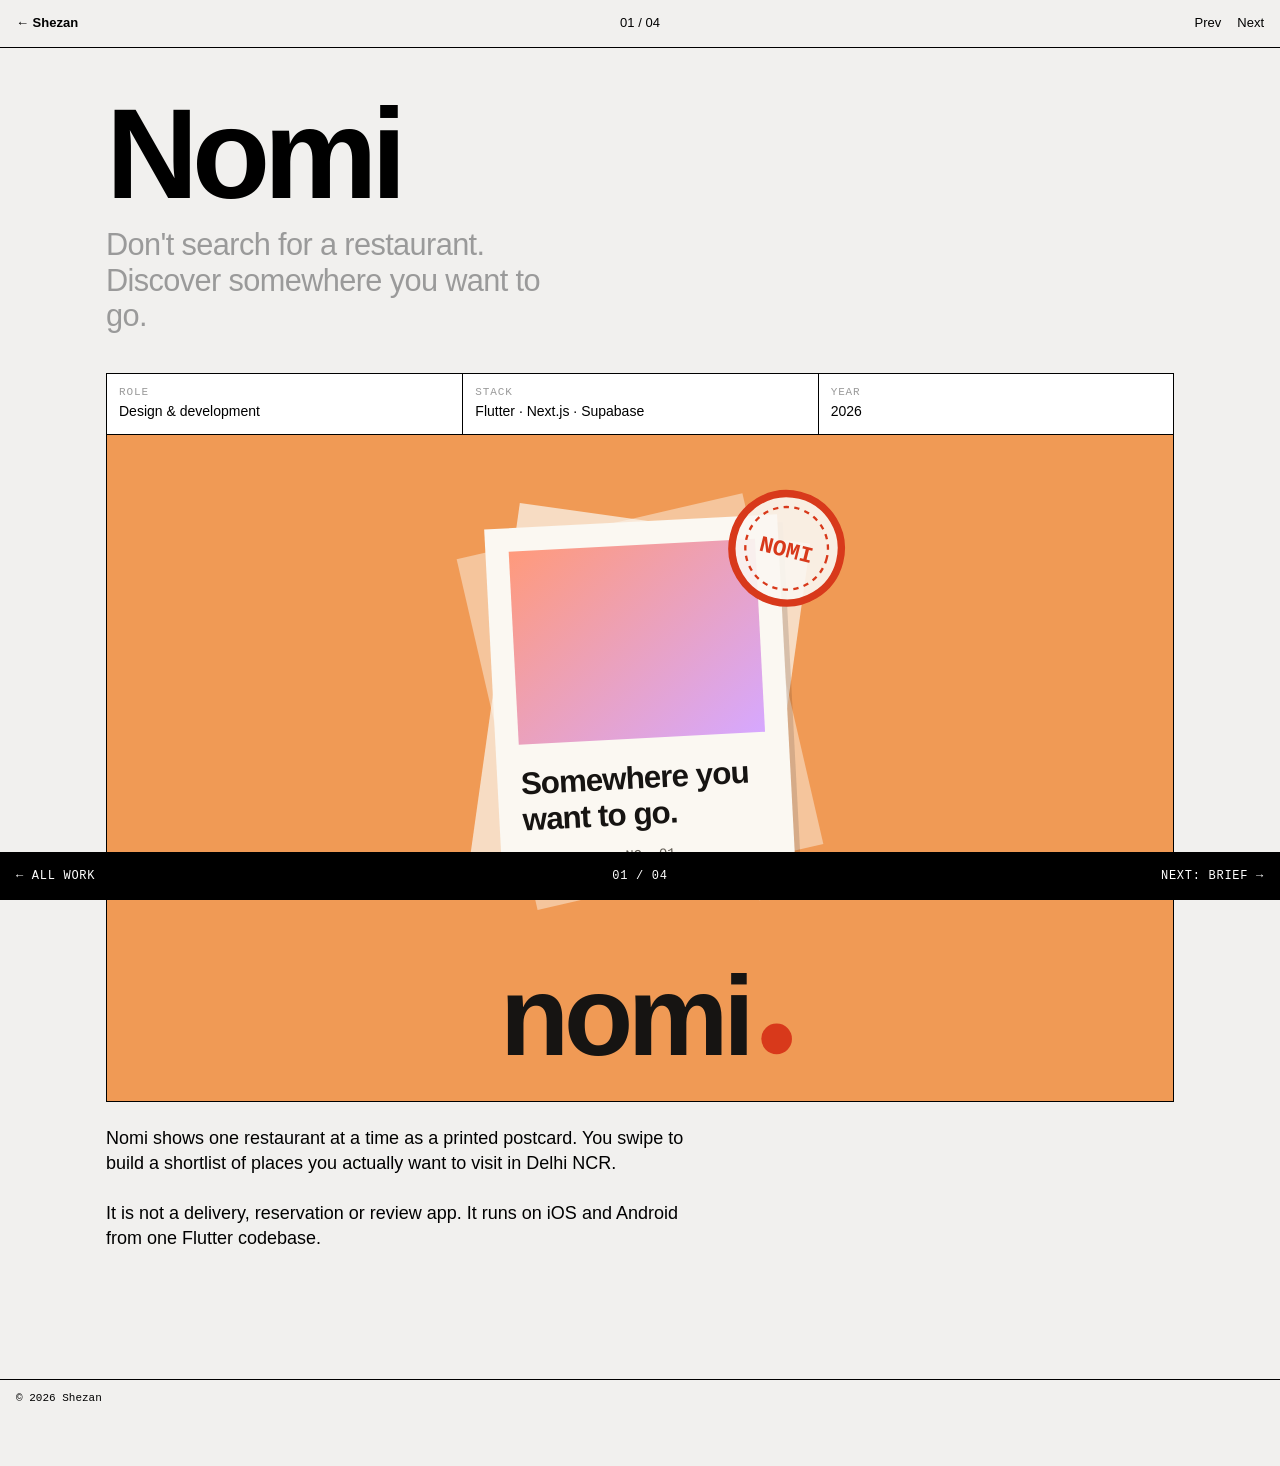
<file: work/nomi.html>
<!doctype html>
<html lang="en">
<head>
<meta charset="utf-8">
<meta name="viewport" content="width=device-width, initial-scale=1, viewport-fit=cover">
<title>Nomi — Shezan</title>
<meta name="description" content="Don't search for a restaurant. Discover somewhere you want to go.">
<meta property="og:type" content="article">
<meta property="og:title" content="Nomi — Shezan">
<meta property="og:description" content="Don't search for a restaurant. Discover somewhere you want to go.">
<meta property="og:url" content="https://usernameisshezan.github.io/portfolio/work/nomi.html">
<meta name="twitter:card" content="summary">
<link rel="stylesheet" href="../style.css?v=mvnmc7tf">
</head>
<body class="has-pager">

<header class="nav">
  <a class="brand" href="../#nomi">← Shezan</a>
  <nav class="nav-mid"><span>01 / 04</span></nav>
  <nav class="nav-end">
    <a href="avon-industries.html">Prev</a>
    <a href="brief.html">Next</a>
  </nav>
</header>

<main class="case">
  <h1>Nomi</h1>
  <p class="lede">Don't search for a restaurant. Discover somewhere you want to go.</p>
  <dl class="meta">
    <div><dt>Role</dt><dd>Design &amp; development</dd></div>
    <div><dt>Stack</dt><dd>Flutter · Next.js · Supabase</dd></div>
    <div><dt>Year</dt><dd>2026</dd></div>
  </dl>
  <div class="art hero thumb" style="background:#f09a55"><svg viewBox="0 0 100 100" xmlns="http://www.w3.org/2000/svg" aria-hidden="true">
    <defs><linearGradient id="nomi-photo" x1="0" y1="0" x2="1" y2="1"><stop offset="0" stop-color="#ff9a7b"/><stop offset="1" stop-color="#d6a8ff"/></linearGradient></defs>
    <rect x="28" y="13" width="44" height="54" fill="#fbf8f2" opacity=".45" transform="rotate(-13 50 40)"/>
    <rect x="28" y="13" width="44" height="54" fill="#fbf8f2" opacity=".7" transform="rotate(8 50 40)"/>
    <g transform="rotate(-3 50 40)">
      <rect x="28.8" y="14.2" width="44" height="54" fill="#161412" opacity=".14"/>
      <rect x="28" y="13" width="44" height="54" fill="#fbf8f2"/>
      <rect x="31.5" y="16.5" width="37" height="29" fill="url(#nomi-photo)"/>
      <text font-family="Helvetica Neue, Helvetica, Arial, sans-serif" font-weight="700" font-size="4.7" letter-spacing="-.14" fill="#161412"><tspan x="31.5" y="53">Somewhere you</tspan><tspan x="31.5" y="58.4">want to go.</tspan></text>
      <text font-family="ui-monospace, SF Mono, Menlo, Consolas, monospace" x="31.5" y="63.6" font-size="2.1" fill="#5f5a52">DELHI NCR · NO. 01</text>
    </g>
    <g transform="rotate(14 72 17)">
      <circle cx="72" cy="17" r="8.2" fill="#fbf8f2" fill-opacity=".9" stroke="#d8391b" stroke-width="1.1"/>
      <circle cx="72" cy="17" r="6.2" fill="none" stroke="#d8391b" stroke-width=".35" stroke-dasharray=".8 .8"/>
      <text font-family="ui-monospace, SF Mono, Menlo, Consolas, monospace" x="72" y="18.3" text-anchor="middle" font-weight="700" font-size="3.4" fill="#d8391b">NOMI</text>
    </g>
    <text font-family="Helvetica Neue, Helvetica, Arial, sans-serif" x="29" y="93" font-weight="800" font-size="17" letter-spacing="-.8" fill="#161412">nomi</text>
    <circle cx="70.5" cy="90.6" r="2.3" fill="#d8391b"/></svg></div>
  <div class="body">
    <p>Nomi shows one restaurant at a time as a printed postcard. You swipe to build a shortlist of places you actually want to visit in Delhi NCR.</p>
    <p>It is not a delivery, reservation or review app. It runs on iOS and Android from one Flutter codebase.</p>
  </div>
  <div class="shots">
    
  </div>
  <div class="links">
    
  </div>
</main>

<nav class="pager" aria-label="Projects">
  <a href="../#nomi">← All work</a>
  <span>01 / 04</span>
  <a href="brief.html">Next<b>: Brief</b> →</a>
</nav>

<footer class="foot">© 2026 Shezan</footer>
</body>
</html>
</file>
<file: style.css>
:root {
  --bg: #f1f0ee;   /* the page: a soft warm grey */
  --paper: #fff;   /* cards and boxes sit on it in white */
  --ink: #000;
  --red: #e10600;
  --mute: #9a9a9a;
  --line: 1px solid var(--ink);
  --nav: 48px;
  --mono: ui-monospace, "SF Mono", Menlo, Consolas, monospace;
}

* { box-sizing: border-box; margin: 0; padding: 0; }
html { scroll-behavior: smooth; }
body {
  font: 16px/1.4 "Helvetica Neue", Helvetica, Arial, sans-serif;
  background: var(--bg);
  color: var(--ink);
  -webkit-font-smoothing: antialiased;
}
a { color: inherit; text-decoration: none; }
a:hover { color: var(--red); }
ul, ol { list-style: none; }
.mute { color: var(--mute); }

/* the apps' own typefaces, used only in their thumbnails */
@font-face { font-family: "Instrument Serif"; src: url(demo/fonts/InstrumentSerif-Regular.ttf); font-display: swap; }
@font-face { font-family: "Instrument Serif"; font-style: italic; src: url(demo/fonts/InstrumentSerif-Italic.ttf); font-display: swap; }
@font-face { font-family: Manrope; font-weight: 600; src: url(demo/fonts/Manrope-SemiBold.ttf); font-display: swap; }

/* nav */
.nav {
  position: sticky; top: 0; z-index: 200;
  height: var(--nav);
  display: grid; grid-template-columns: 1fr auto 1fr; align-items: center;
  padding: 0 16px;
  background: var(--bg);
  border-bottom: var(--line);
  font-size: 13px;
}
.nav nav { display: flex; gap: 16px; }
.nav-start { display: flex; align-items: center; gap: 16px; }
.nav-start .avail { display: none; } /* the opening screen and the contact section say it */
.avail { display: flex; align-items: center; gap: 6px; font: 11px var(--mono); text-transform: uppercase; letter-spacing: .06em; }
.avail i { width: 7px; height: 7px; border-radius: 50%; background: var(--red); }

/* buttons: one red for the main action, outline for the rest */
.btn { display: inline-block; padding: 12px 16px; border: var(--line); background: var(--paper); color: var(--ink); font: 12px var(--mono); text-transform: uppercase; letter-spacing: .06em; }
.btn:hover { background: var(--ink); border-color: var(--ink); color: #fff; }
.btn.red { background: var(--red); border-color: var(--red); color: #fff; }
.btn.red:hover { background: var(--ink); border-color: var(--ink); color: #fff; }
.tag { margin-left: 8px; padding: 1px 5px; border: 1px solid currentColor; font: 10px var(--mono); font-style: normal; text-transform: uppercase; letter-spacing: .06em; vertical-align: middle; white-space: nowrap; }
.nav-end { justify-self: end; }
.brand { font-weight: 700; }

/* the opening screen: black, a live red signal (hello.js), and the name.
   --s goes 0 → 1 as it scrolls away: the text lifts and fades, the black fades into the first project's colour. */
.hi {
  --s: 0;
  position: relative; overflow: hidden;
  min-height: calc(100svh - var(--nav));
  display: flex; flex-direction: column; justify-content: center;
  padding: 48px 16px 120px;
  background: color-mix(in srgb, var(--ink), var(--to, var(--ink)) calc(var(--s) * 100%));
  color: #fff;
  touch-action: pan-y;
}
.wave { position: absolute; inset: 0; width: 100%; height: 100%; pointer-events: none; color: var(--red); } /* signal.js draws in this colour */
.hi-inner { position: relative; opacity: calc(1 - var(--s) * 1.6); transform: translateY(calc(var(--s) * -80px)); }
.hi .avail { margin-bottom: 28px; }
.hi .avail i { animation: beat 1.6s ease-in-out infinite; }
@keyframes beat { 50% { transform: scale(1.8); opacity: .5; } }
.hi-name { font-size: clamp(56px, 11vw, 190px); font-weight: 700; line-height: .9; letter-spacing: -.055em; cursor: default; }
.hi-line { max-width: 22ch; margin-top: 28px; font-size: clamp(22px, 2.6vw, 38px); line-height: 1.15; letter-spacing: -.02em; color: rgba(255, 255, 255, .75); }
.hi-line span { transition: color .2s; }
.hi-line span:hover, .hi-line .red { color: var(--red); }
.hi .cta { flex-wrap: wrap; align-items: center; gap: 12px; margin-top: 36px; }
/* the opening screen's main action: a big red "Get in touch" */
.btn.big { padding: 22px 32px; font: 700 clamp(22px, 2.6vw, 36px)/1 "Helvetica Neue", Helvetica, Arial, sans-serif; letter-spacing: -.02em; text-transform: none; }
.hi .btn.big:hover { background: #fff; border-color: #fff; color: var(--ink); }
.hi-mail { margin-top: 14px; font: 12px var(--mono); color: rgba(255, 255, 255, .6); }
.hi-mail a { color: #fff; border-bottom: 1px solid rgba(255, 255, 255, .4); }
.hi-mail a:hover { color: var(--red); border-color: var(--red); }
/* the scroll cue: a mouse with a rolling wheel on computers, a swiping fingertip on phones */
.hi-cue { position: absolute; left: 50%; bottom: 24px; transform: translateX(-50%); display: flex; flex-direction: column; align-items: center; gap: 10px; font: 11px var(--mono); text-transform: uppercase; letter-spacing: .08em; white-space: nowrap; opacity: calc(1 - var(--s) * 3); transition: opacity .4s; }
.hi.scrolled .hi-cue { opacity: 0; pointer-events: none; }
.hi-cue:hover { color: var(--red); }
.cue-mouse { position: relative; width: 22px; height: 34px; border: 1.5px solid currentColor; border-radius: 11px; }
.cue-mouse i { position: absolute; left: 50%; top: 6px; width: 3px; height: 7px; margin-left: -1.5px; border-radius: 2px; background: currentColor; animation: wheel 1.6s ease-in-out infinite; }
@keyframes wheel { 0% { transform: none; opacity: 1; } 70%, 100% { transform: translateY(12px); opacity: 0; } }
.cue-finger { display: none; position: relative; width: 18px; height: 46px; }
.cue-finger i { position: absolute; left: 0; top: 0; width: 18px; height: 18px; border-radius: 50%; background: rgba(255, 255, 255, .9); box-shadow: 0 0 0 5px rgba(255, 255, 255, .18); animation: swipe 1.6s cubic-bezier(.4, 0, .2, 1) infinite; }
.cue-finger::before { content: ""; position: absolute; left: 8px; top: 9px; width: 2px; height: 28px; background: linear-gradient(rgba(255, 255, 255, 0), rgba(255, 255, 255, .6)); transform-origin: top; animation: trail 1.6s cubic-bezier(.4, 0, .2, 1) infinite; }
@keyframes swipe { 0% { transform: none; opacity: 0; } 15% { opacity: 1; } 70% { transform: translateY(28px); opacity: 1; } 100% { transform: translateY(28px); opacity: 0; } }
@keyframes trail { 0%, 15% { transform: scaleY(0); opacity: 1; } 70% { transform: scaleY(1); opacity: 1; } 100% { transform: scaleY(1); opacity: 0; } }
.cue-touch { display: none; }
@media (pointer: coarse) { .cue-mouse, .cue-desk { display: none; } .cue-finger { display: block; } .cue-touch { display: inline; } }
/* nobody scrolled after a few seconds: the page lifts a little to show there is more (signal.js) */
main.peek { animation: peek 1.3s cubic-bezier(.3, .7, .3, 1); }
@keyframes peek { 40% { transform: translateY(-56px); } }
@media (prefers-reduced-motion: reduce) { .hi .avail i, .cue-mouse i, .cue-finger i, .cue-finger::before { animation: none; } }

/* channel strips: every section opens like the opening screen, with a mono label and a live signal (signal.js) */
.ch { display: flex; align-items: center; gap: 16px; height: 44px; }
.ch .label { flex: none; margin: 0; font: 11px var(--mono); text-transform: uppercase; letter-spacing: .08em; } /* stays small, even inside the contact section's big-headline rule */
.sig { flex: 1; min-width: 0; height: 100%; color: var(--red); }

/* work: carousel */
.work {
  min-height: calc(100svh - var(--nav));
  display: flex; flex-direction: column;
  overflow: hidden;
  background: var(--tint, transparent); transition: background .6s; /* main.js sets --tint to the centred project's colour */
  scroll-margin-top: var(--nav); /* so a jump to #work lands below the top bar */
}
.hello { padding: 4px 16px 24px; border-bottom: var(--line); }
.hello .ch { margin-bottom: 8px; }
.cta { display: flex; gap: 8px; margin-top: 20px; }
.intro {
  font-size: clamp(40px, 6vw, 104px); font-weight: 700; line-height: .92; letter-spacing: -.05em;
}
.intro em { font-style: normal; color: var(--red); }
.heading { display: none; }
.track {
  --card: max(220px, min(34vw, calc(100svh - 520px)));
  --step: calc(var(--card) * .7);
  display: flex; align-items: center;
  height: calc(var(--card) + 32px);
  padding-inline: calc(50% - var(--step) / 2);
  overflow-x: auto; overflow-y: hidden;
  scroll-snap-type: x mandatory;
  scrollbar-width: none;
  cursor: grab;
}
.track::-webkit-scrollbar { display: none; }
/* the tuner: screen on the left, dial on the right, frequency scale underneath */
.tuner { flex: none; display: grid; grid-template-columns: minmax(0, 1fr) auto; align-items: center; margin-block: auto; }
.screen { position: relative; min-width: 0; }
.static {
  position: absolute; inset: 0; z-index: 150; pointer-events: none; opacity: 0;
  background: url("data:image/svg+xml,%3Csvg xmlns='http://www.w3.org/2000/svg' width='180' height='180'%3E%3Cfilter id='n'%3E%3CfeTurbulence type='fractalNoise' baseFrequency='.85' numOctaves='2' stitchTiles='stitch'/%3E%3CfeColorMatrix values='0 0 0 0 0 0 0 0 0 0 0 0 0 0 0 0 0 0 .9 -.25'/%3E%3C/filter%3E%3Crect width='100%25' height='100%25' filter='url(%23n)'/%3E%3C/svg%3E");
}
.static { /* fade the static out towards every edge, so it has no hard frame */
  -webkit-mask: linear-gradient(to right, transparent, #000 18% 82%, transparent), linear-gradient(transparent, #000 18% 82%, transparent);
          mask: linear-gradient(to right, transparent, #000 18% 82%, transparent), linear-gradient(transparent, #000 18% 82%, transparent);
  -webkit-mask-composite: source-in; mask-composite: intersect;
}
.static.on { animation: static .24s steps(1) infinite; }
@keyframes static { 0% { background-position: 0 0; } 33% { background-position: -37px 21px; } 66% { background-position: 19px -43px; } }
.track.free { scroll-snap-type: none; }
.slot {
  flex: 0 0 var(--step); min-width: 0; /* the card is wider than its slot on desktop */
  display: flex; justify-content: center; align-items: center;
  position: relative;
  scroll-snap-align: center;
}
.card {
  flex: none;
  width: var(--card); height: var(--card);
  display: flex; flex-direction: column;
  border: var(--line);
  background: var(--paper);
  user-select: none; -webkit-user-drag: none;
}
.bar {
  display: flex; justify-content: space-between; align-items: center;
  padding: 8px 10px;
  border-bottom: var(--line);
  font-size: 13px;
}
.slot.active .bar { background: var(--red); color: #fff; transition: background .2s; }
.slot.active .card:hover .bar { background: var(--ink); }
@media (min-width: 768px) { .slot:not(.active) .bar span { visibility: hidden; } } /* unreadable when shrunk */
.art {
  flex: 1; min-height: 0;
  position: relative;
  display: grid; place-items: center;
  overflow: hidden;
  background: var(--paper) radial-gradient(circle, #cfcfcf 1.5px, transparent 2px) 0 0 / 16px 16px;
}
.art img { width: 100%; height: 100%; object-fit: cover; object-position: top; display: block; }
.art b { font-size: clamp(64px, 12vw, 180px); letter-spacing: -.05em; line-height: 1; }

/* thumbnails: a square drawing (thumbs.js) scaled to fit the card, centred on the project's colour */
.thumb { background-image: none; }
.thumb svg { position: absolute; inset: 0; width: 100%; height: 100%; }

/* details of the active project */
.detail {
  display: grid; grid-template-columns: repeat(4, 1fr);
  min-height: 104px;
  border-top: var(--line);
  font-size: 13px;
}
.detail > div { padding: 12px 16px 16px; }
.detail > div + div { border-left: var(--line); }
.detail .wide { grid-column: span 2; }
.detail .label { margin-bottom: 8px; }
.tagline { font-size: clamp(16px, 1.7vw, 24px); line-height: 1.15; letter-spacing: -.02em; }
.controls { padding: 0 56px 0 24px; }
.dial {
  --d: min(22vw, 300px, calc(100svh - 470px));
  position: relative;
  width: var(--d); height: var(--d);
  margin: 0 auto;
  border-radius: 50%;
  touch-action: none;
  cursor: grab;
}
.dial-face { position: absolute; inset: 0; border-radius: 50%; }
.dial-face::before {
  content: ""; position: absolute; inset: 0; border-radius: 50%;
  background: repeating-conic-gradient(from -.5deg, var(--mute) 0 1deg, transparent 1deg 4deg);
  -webkit-mask: radial-gradient(closest-side, transparent calc(100% - 7px), #000 calc(100% - 6px));
          mask: radial-gradient(closest-side, transparent calc(100% - 7px), #000 calc(100% - 6px));
}
/* one tick per station; the face rotates so the tuned one sits at the top */
.dial-face i { position: absolute; left: 50%; top: 0; height: 50%; width: 0; transform-origin: 50% 100%; }
.dial-face i::before { content: ""; position: absolute; top: 16%; left: -1px; width: 2px; height: 12%; background: var(--ink); }
.dial-face i.on::before { left: -2px; width: 4px; height: 18%; background: var(--red); }
.dial-num {
  position: absolute; inset: 0;
  display: grid; grid-auto-flow: column; place-content: center; align-items: baseline; gap: .15em;
  font-size: calc(var(--d) * .2); letter-spacing: -.04em; font-variant-numeric: tabular-nums;
  pointer-events: none;
}
.dial-num b { font-weight: 400; }
.dial-num span { font: calc(var(--d) * .055) var(--mono); letter-spacing: .08em; color: var(--mute); }
.bar-bottom { display: flex; justify-content: center; margin-top: 16px; }
.sq { display: none; }
.hint { font: 11px var(--mono); text-transform: uppercase; letter-spacing: .08em; }
/* the FM band: a needle that follows the dial, and a label per station that you can click */
.scale { position: relative; height: 46px; border-top: var(--line); --t: 0; cursor: ew-resize; touch-action: none; user-select: none; -webkit-user-select: none; }
.scale::before { content: ""; position: absolute; inset: 0 8% auto; height: 8px; background: repeating-linear-gradient(to right, var(--ink) 0 1px, transparent 1px 12px); opacity: .4; }
.scale button { position: absolute; top: 14px; left: calc(8% + var(--x) * 84%); transform: translateX(-50%); padding: 4px; border: 0; background: none; color: var(--ink); font: 11px var(--mono); text-transform: uppercase; letter-spacing: .06em; white-space: nowrap; cursor: pointer; }
.scale button:hover, .scale button.on { color: var(--red); }
.scale i { position: absolute; top: 0; bottom: 0; left: calc(8% + var(--t) * 84%); width: 2px; margin-left: -1px; background: var(--red); }

/* index: every project as a row */
.index { border-top: var(--line); }
.index .ch { padding: 4px 16px 12px; }
.index a { position: relative; }
/* hovering a row sends a white signal sweeping across it */
.index a::after {
  content: ""; position: absolute; left: 0; right: 0; bottom: 4px; height: 8px; pointer-events: none;
  background: url("data:image/svg+xml,%3Csvg xmlns='http://www.w3.org/2000/svg' width='24' height='8'%3E%3Cpath d='M0 4 Q6 0 12 4 T24 4' fill='none' stroke='white' stroke-width='1.2'/%3E%3C/svg%3E") repeat-x;
  clip-path: inset(0 100% 0 0); transition: clip-path .5s cubic-bezier(.3, .7, .3, 1);
}
.index a:hover::after { clip-path: inset(0); }
.index a {
  display: grid; grid-template-columns: repeat(4, 1fr); align-items: baseline;
  padding: 14px 0;
  border-top: var(--line);
  font-size: clamp(18px, 2vw, 30px); letter-spacing: -.02em;
}
.index a span { padding: 0 16px; }
.index a span:first-child, .index a span:last-child { font: 12px var(--mono); letter-spacing: 0; }
.index a span:nth-child(3) { font-size: 14px; letter-spacing: 0; }
.index a:hover { background: var(--red); color: #fff; }
.index .tag { color: var(--red); }
.index a:hover .tag { color: #fff; }

/* about: the story on the left, the toolkit on the right */
.about { --line: 1px solid #3a3a3a; display: grid; grid-template-columns: 1fr 1fr; background: var(--ink); color: #fff; scroll-margin-top: var(--nav); } /* dark, with grey rules in place of black ones */
.about > div { padding: 24px 16px 72px; }
.about > .ch { grid-column: 1 / -1; padding: 4px 16px; border-bottom: var(--line); }
.about > .prose + div { border-left: var(--line); }
.prose .w { transition: color .2s; }
.prose .w:hover { color: var(--red); }
.prose p { max-width: 46ch; margin-top: 1.1em; font-size: clamp(16px, 1.35vw, 19px); line-height: 1.5; }
.prose .lead { max-width: 17ch; margin: 0 0 32px; font-size: clamp(28px, 3.4vw, 50px); line-height: 1.03; letter-spacing: -.04em; }
.skills li { display: grid; grid-template-columns: 112px 1fr; gap: 16px; padding: 14px 0; border-top: var(--line); font-size: 15px; line-height: 1.45; }
.skills li:last-child { border-bottom: var(--line); }
.skills span { padding-top: 3px; font: 11px var(--mono); text-transform: uppercase; letter-spacing: .08em; color: #9a9a9a; }
.label { font: 11px var(--mono); text-transform: uppercase; letter-spacing: .08em; margin-bottom: 32px; }
/* contact: the closing call to action */
.band { padding: 4px 16px 80px; background: var(--red); color: #fff; scroll-margin-top: var(--nav); } /* red, so everything inside is white or black */
.band h2 { margin: 20px 0 32px; font-size: clamp(44px, 9vw, 140px); line-height: .9; letter-spacing: -.05em; }
.email { display: inline-block; font-size: clamp(20px, 4vw, 56px); line-height: 1.1; letter-spacing: -.03em; overflow-wrap: anywhere; border-bottom: 2px solid currentColor; }
.band a:hover { color: var(--ink); }
.band .avail i { background: #fff; }
.band .ch { margin-bottom: 44px; }
.band .sig { color: #fff; }
.band .cta { margin-top: 32px; }
.band .btn { border-color: #fff; background: transparent; color: #fff; }
.band .btn.red { background: #fff; color: var(--ink); }
.band .btn:hover, .band .btn.red:hover { background: var(--ink); border-color: var(--ink); color: #fff; }
.foot { border-top: var(--line); padding: 12px 16px; font: 11px var(--mono); }

/* case pages */
.case { max-width: 1100px; margin: 0 auto; padding: 48px 16px 96px; }
.case h1 { font-size: clamp(48px, 10vw, 140px); line-height: .9; letter-spacing: -.05em; }
.lede { font-size: clamp(20px, 2.4vw, 32px); line-height: 1.15; letter-spacing: -.02em; color: var(--mute); margin: 16px 0 40px; max-width: 28ch; }
.meta { display: grid; grid-template-columns: repeat(3, 1fr); border: var(--line); background: var(--paper); font-size: 14px; }
.meta div { padding: 12px; }
.meta div + div { border-left: var(--line); }
.meta dt { font: 11px var(--mono); text-transform: uppercase; letter-spacing: .08em; color: var(--mute); margin-bottom: 4px; }
.hero { aspect-ratio: 16 / 10; border: var(--line); border-top: 0; }
/* live demo as a scroll story: the phone stays pinned while the callouts pass it one at a time.
   tour.js lights up the callout in the middle of the screen and tells the demo which screen to show. */
.hero.demo {
  aspect-ratio: auto;
  display: grid; grid-template-columns: 1fr auto 1fr; grid-template-rows: repeat(var(--n), 60svh); column-gap: 56px;
  position: relative;
  padding: 56px 24px; /* keeps the phone clear of the strip above and the box below */
  background: var(--paper);
}
.skip { position: absolute; top: 16px; right: 16px; z-index: 2; border-bottom: 1px solid currentColor; font: 11px var(--mono); text-transform: uppercase; letter-spacing: .08em; }
#try { scroll-margin-top: calc(var(--nav) + 16px); }

/* always-visible bar at the bottom of a project page */
.has-pager { padding-bottom: 48px; }
.pager { position: fixed; inset: auto 0 0; z-index: 150; height: 48px; display: grid; grid-template-columns: 1fr auto 1fr; align-items: center; padding: 0 16px; background: var(--ink); color: #fff; font: 12px var(--mono); text-transform: uppercase; letter-spacing: .06em; }
.pager a:last-child { justify-self: end; }
.pager a:hover { color: #fff; text-decoration: underline; }
.pager b { font-weight: inherit; }
/* iPhone 16 Pro, drawn in CSS: black bezel, titanium band (box-shadow rings), side buttons.
   The iframe is a 393x852 screen scaled by --k, so everything else is sized from --k too. */
.phone {
  --k: .75; --ti: #c4beb4;
  grid-column: 2; grid-row: 1 / -1; align-self: start;
  position: sticky; top: calc(var(--nav) + (100svh - var(--nav) - 48px - 852px * var(--k) - 14px) / 2); /* centred between the top bar and the pager */
  box-sizing: content-box;
  width: calc(393px * var(--k)); height: calc(852px * var(--k));
  border: 7px solid #000; border-radius: calc(70.67px * var(--k));
  background: #000;
  box-shadow: 0 0 0 1px #8b867e, 0 0 0 3.5px var(--ti), 0 0 0 4.5px #8b867e, 0 40px 60px -30px rgba(0, 0, 0, .35);
}
@media (max-height: 760px) { .phone { --k: .6; } }
@media (max-height: 600px) { .phone { --k: .48; } }
.phone iframe {
  position: absolute; top: 0; left: 0;
  width: 393px; height: 852px; border: 0; border-radius: calc(70.67px - 7px / var(--k));
  transform: scale(var(--k)); transform-origin: 0 0;
}
.phone::before, .phone::after { content: ""; position: absolute; width: 3px; border-radius: 2px; }
.phone::before { /* action button, volume up, volume down */
  left: -14.5px; top: calc(163px * var(--k)); height: calc(224px * var(--k));
  background: linear-gradient(var(--ti) 0 16.7%, transparent 16.7% 32.1%, var(--ti) 32.1% 61.9%, transparent 61.9% 70.2%, var(--ti) 70.2%);
}
.phone::after { /* side button, camera control */
  right: -14.5px; top: calc(267px * var(--k)); height: calc(363px * var(--k));
  background: linear-gradient(var(--ti) 0 27.9%, transparent 27.9% 81.6%, #9d978d 81.6%);
}
/* Apple-style callouts: one per row, alternating left and right of the phone; only the active one is lit */
.details { display: contents; }
.details li {
  grid-row: var(--r);
  display: flex; align-items: center;
  max-width: 260px;
  font-size: 15px; line-height: 1.3;
  opacity: .2; transition: opacity .4s;
}
.details li:nth-child(odd) { grid-column: 1; justify-self: end; text-align: right; }
.details li:nth-child(even) { grid-column: 3; }
.details li.on { opacity: 1; }
.details li div { width: 100%; padding-top: 12px; border-top: var(--line); }
.details b { display: block; margin-bottom: 8px; font-size: clamp(44px, 5.5vw, 76px); line-height: .9; letter-spacing: -.05em; transition: color .4s; }
.details li.on b { color: var(--red); }
.try { border: var(--line); border-top: 0; background: var(--paper); font-size: 14px; }
.try-head { display: flex; justify-content: space-between; align-items: center; gap: 12px; padding: 8px 12px; border-bottom: var(--line); font: 11px var(--mono); text-transform: uppercase; letter-spacing: .08em; }
.try button { padding: 6px 10px; border: var(--line); background: var(--paper); color: var(--ink); font: inherit; letter-spacing: inherit; text-transform: inherit; cursor: pointer; }
.try button:hover { background: var(--red); border-color: var(--red); color: #fff; }
.try ol { display: grid; grid-template-columns: repeat(4, 1fr); }
.try li { padding: 12px; }
.try li + li { border-left: var(--line); }
.try li span { display: block; margin-bottom: 4px; font: 11px var(--mono); color: var(--mute); }
.body p { font-size: 18px; max-width: 60ch; margin-top: 24px; }
.shots img { display: block; width: 100%; border: var(--line); margin-top: 16px; }
.links { margin-top: 32px; display: flex; flex-wrap: wrap; gap: 8px; font: 12px var(--mono); }
.links a { border: var(--line); padding: 10px 14px; }
.links a:hover { background: var(--red); border-color: var(--red); color: #fff; }

/* mobile: heading, full-width cards, dial */
@media (max-width: 767px) {
  .nav { grid-template-columns: 1fr auto; }
  .nav .nav-end { display: none; }

  .work { height: calc(100svh - var(--nav)); }
  .intro, .detail { display: none; }
  .band { padding: 4px 16px 56px; }
  .index a { grid-template-columns: 56px 1fr auto; }
  .index a span:nth-child(3) { display: none; }
  .hello { padding: 0 16px 12px; border-bottom: 0; }
  .hi .btn.big { flex-basis: 100%; text-align: center; }
  .hello .ch { height: 36px; margin-bottom: 4px; }
  .heading {
    display: block;
    font-size: 34px; line-height: 1; letter-spacing: -.04em;
  }
  .heading span { display: block; color: var(--mute); }
  .tuner { display: contents; } /* screen and dial stack as parts of the first screen */
  .screen { flex: 1; min-height: 0; display: flex; }
  .track {
    --step: 78vw;
    flex: 1; min-width: 0; height: auto;
    align-items: stretch;
    gap: 12px;
    cursor: auto;
  }
  .card { width: 100%; height: 100%; }
  .scale { display: none; }

  .controls { padding: 12px 16px calc(12px + env(safe-area-inset-bottom)); }
  .dial { --d: min(54vw, 28svh); }
  .bar-bottom { justify-content: space-between; align-items: flex-end; margin-top: -36px; position: relative; pointer-events: none; }
  .bar-bottom a { pointer-events: auto; }
  .sq { width: 56px; height: 56px; display: grid; place-items: center; border: var(--line); background: var(--paper); font: 11px var(--mono); }
  .sq-fill { background: var(--ink); color: #fff; font-size: 20px; }
  .sq-fill:hover { background: var(--red); border-color: var(--red); color: #fff; }

  .about { grid-template-columns: 1fr; }
  .about > div { padding: 24px 16px 40px; }
  .about > .ch { padding: 4px 16px; }
  .about > .prose + div { border-left: 0; border-top: var(--line); }
  .prose .lead { margin-bottom: 24px; font-size: 32px; }
  .prose p { font-size: 17px; }
  .skills li { grid-template-columns: 1fr; gap: 2px; padding: 12px 0; font-size: 16px; }
  .band .cta { flex-direction: row; gap: 8px; margin-top: 24px; }
  .band .cta .btn { flex: 1; padding: 14px 10px; font-size: 12px; }

  .case { padding-top: 32px; }
  /* no scroll story on phones: the phone first, then the callouts as a two-column grid, all lit */
  .hero.demo { grid-template-columns: 1fr 1fr; grid-template-rows: none; gap: 32px 16px; padding: 32px 16px; }
  .hero.demo .phone { position: relative; top: auto; order: -1; grid-column: span 2; grid-row: auto; justify-self: center; }
  .skip { display: none; }
  .pager b { display: none; }
  .details li:nth-child(n) { grid-column: auto; grid-row: auto; justify-self: stretch; align-items: flex-start; max-width: none; text-align: left; opacity: 1; }
  .try ol { grid-template-columns: 1fr; }
  .try li + li { border-left: 0; border-top: var(--line); }
  .meta { grid-template-columns: 1fr; }
  .meta div + div { border-left: 0; border-top: var(--line); }
}

@media (prefers-reduced-motion: reduce) {
  html { scroll-behavior: auto; }
}
</file>
